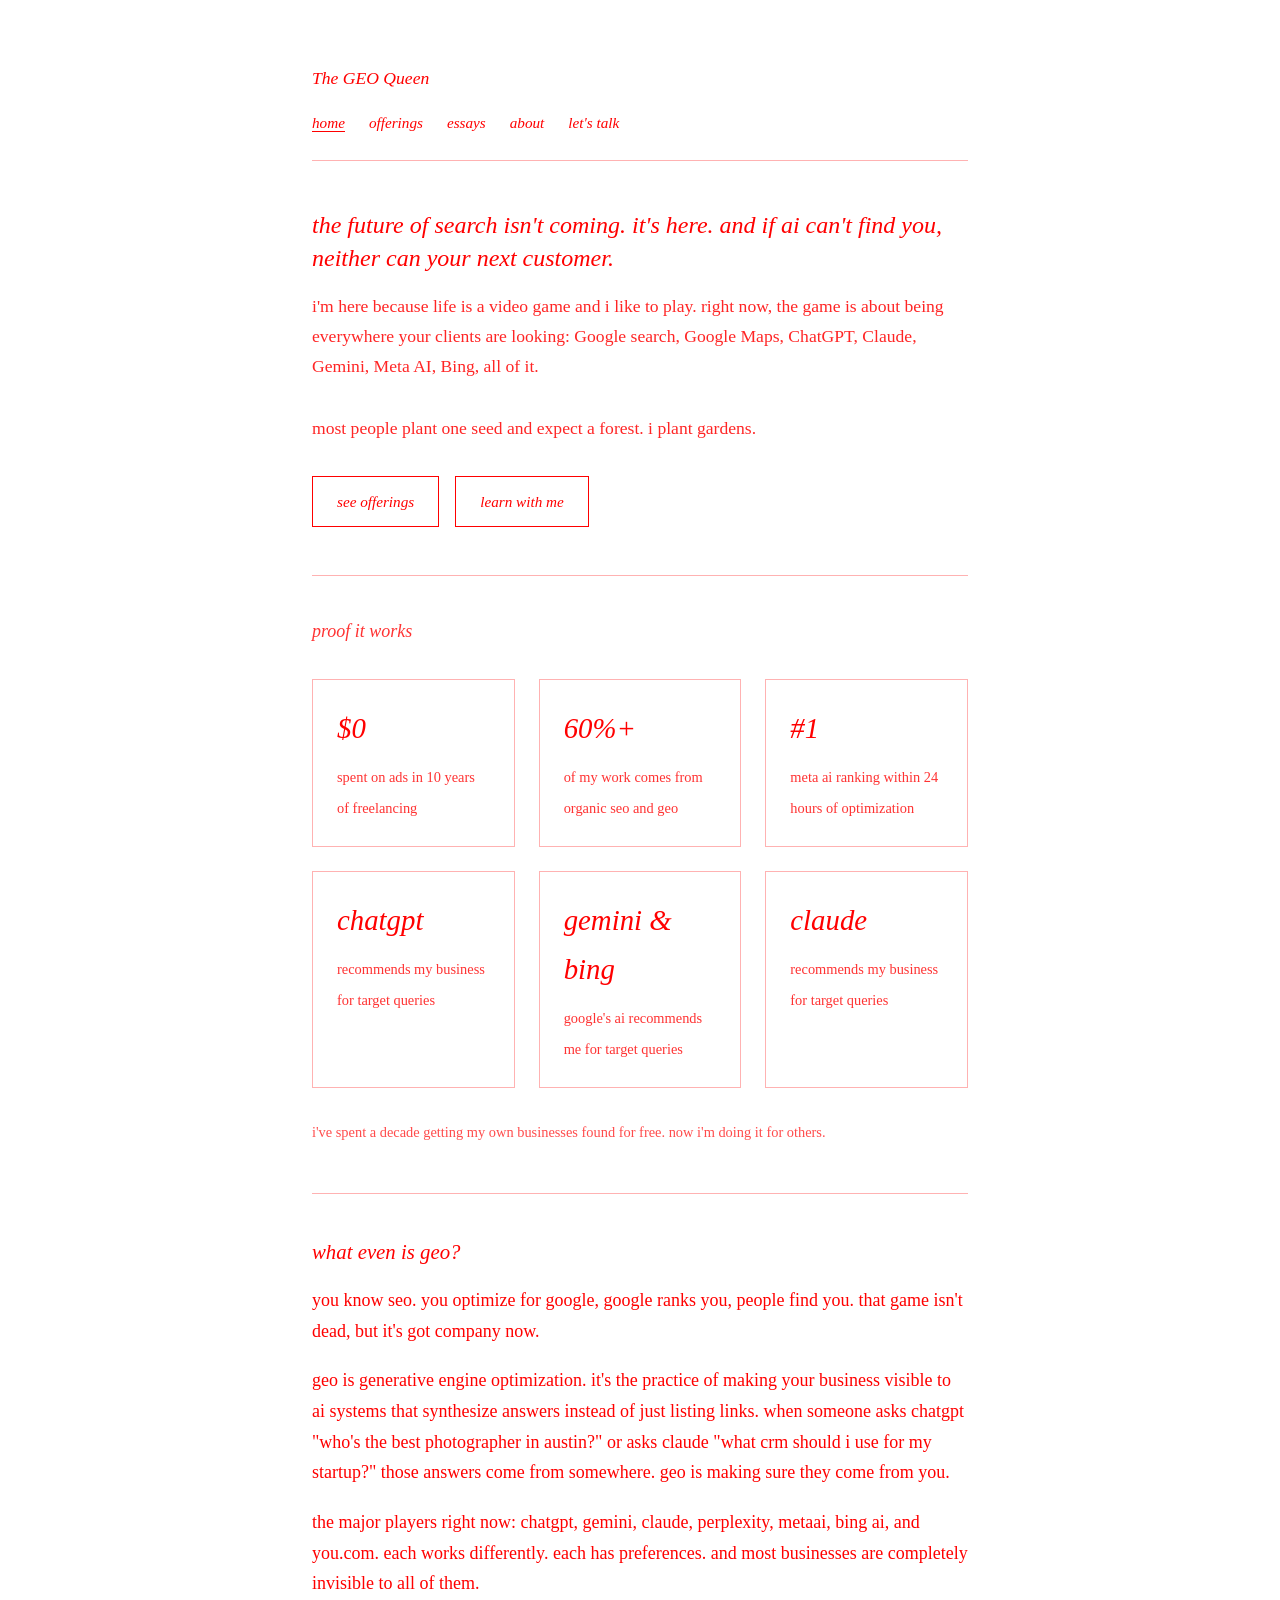
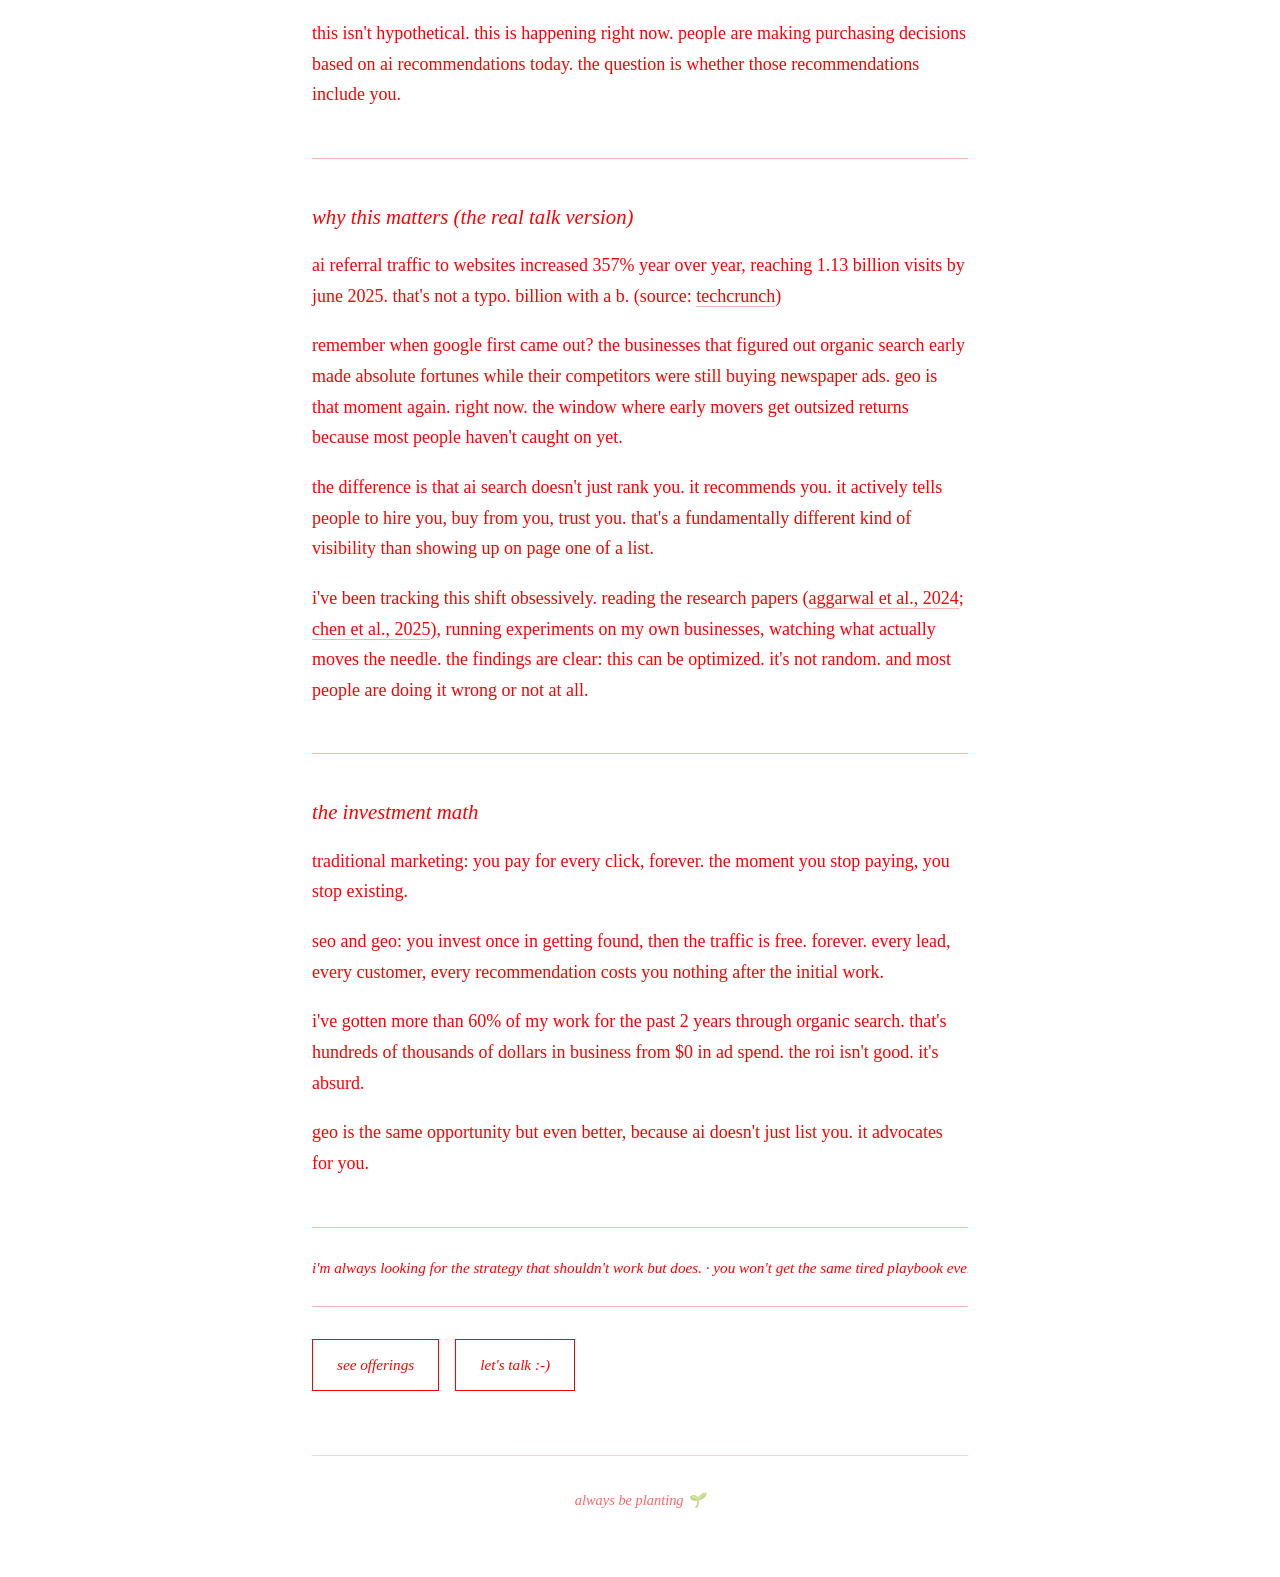
<file: index.html>
<!DOCTYPE html>
<html lang="en">
<head>
  <meta charset="UTF-8">
  <meta name="viewport" content="width=device-width, initial-scale=1">
  <title>The GEO Queen | Get Found by AI, Not Just Google</title>
  <meta name="description" content="Generative Engine Optimization (GEO) expert helping businesses get recommended by ChatGPT, Claude, Gemini, Perplexity, Meta AI, and Bing AI. Research-backed methodology. Pay only for results.">
  <meta name="keywords" content="generative engine optimization, GEO, AI search optimization, ChatGPT recommendations, Claude AI, Gemini optimization, AI SEO, get recommended by AI, AI search marketing">

  <!-- open graph -->
  <meta property="og:title" content="The GEO Queen | Generative Engine Optimization Expert">
  <meta property="og:description" content="Get your business recommended by ChatGPT, Claude, Gemini, and more. Research-backed GEO methodology. Pay only for results.">
  <meta property="og:type" content="website">
  <meta property="og:url" content="https://thegeoqueen.com">

  <!-- schema markup -->
  <script type="application/ld+json">
  {
    "@context": "https://schema.org",
    "@type": "ProfessionalService",
    "name": "The GEO Queen",
    "description": "Generative Engine Optimization (GEO) services to help businesses get recommended by AI platforms like ChatGPT, Claude, Gemini, and more.",
    "url": "https://thegeoqueen.com",
    "priceRange": "$1,500 - $5,000",
    "areaServed": "Worldwide",
    "serviceType": ["GEO", "SEO", "AI Search Optimization"]
  }
  </script>

  <link rel="stylesheet" href="styles.css">
</head>
<body>
  <div class="container">
    <nav>
      <a href="/" class="site-title">The GEO Queen</a>
      <ul>
        <li><a href="/" class="active">home</a></li>
        <li><a href="/offerings.html">offerings</a></li>
        <li><a href="/essays.html">essays</a></li>
        <li><a href="/about.html">about</a></li>
        <li><a href="/contact.html">let's talk</a></li>
      </ul>
    </nav>

    <section class="hero">
      <p class="hero-hook">the future of search isn't coming. it's here. and if ai can't find you, neither can your next customer.</p>
      <p class="hero-sub">i'm here because life is a video game and i like to play. right now, the game is about being everywhere your clients are looking: Google search, Google Maps, ChatGPT, Claude, Gemini, Meta AI, Bing, all of it.</p>
      <p class="hero-sub">most people plant one seed and expect a forest. i plant gardens.</p>
      <div class="btn-group">
        <a href="/offerings.html" class="btn">see offerings</a>
        <a href="/essays.html" class="btn">learn with me</a>
      </div>
    </section>

    <div class="divider"></div>

    <section>
      <p class="section-header">proof it works</p>
      <div class="stats">
        <div class="stat">
          <span class="stat-number">$0</span>
          <span class="stat-label">spent on ads in 10 years of freelancing</span>
        </div>
        <div class="stat">
          <span class="stat-number">60%+</span>
          <span class="stat-label">of my work comes from organic seo and geo</span>
        </div>
        <div class="stat">
          <span class="stat-number">#1</span>
          <span class="stat-label">meta ai ranking within 24 hours of optimization</span>
        </div>
        <div class="stat">
          <span class="stat-number">chatgpt</span>
          <span class="stat-label">recommends my business for target queries</span>
        </div>
        <div class="stat">
          <span class="stat-number">gemini & bing</span>
          <span class="stat-label">google's ai recommends me for target queries</span>
        </div>
        <div class="stat">
          <span class="stat-number">claude</span>
          <span class="stat-label">recommends my business for target queries</span>
        </div>
      </div>
      <p class="small muted">i've spent a decade getting my own businesses found for free. now i'm doing it for others.</p>
    </section>

    <div class="divider"></div>

    <section>
      <h2>what even is geo?</h2>
      <p>you know seo. you optimize for google, google ranks you, people find you. that game isn't dead, but it's got company now.</p>
      <p>geo is generative engine optimization. it's the practice of making your business visible to ai systems that synthesize answers instead of just listing links. when someone asks chatgpt "who's the best photographer in austin?" or asks claude "what crm should i use for my startup?" those answers come from somewhere. geo is making sure they come from you.</p>
      <p>the major players right now: chatgpt, gemini, claude, perplexity, metaai, bing ai, and you.com. each works differently. each has preferences. and most businesses are completely invisible to all of them.</p>
      <p>this isn't hypothetical. this is happening right now. people are making purchasing decisions based on ai recommendations today. the question is whether those recommendations include you.</p>
    </section>

    <div class="divider"></div>

    <section>
      <h2>why this matters (the real talk version)</h2>
      <p>ai referral traffic to websites increased 357% year over year, reaching 1.13 billion visits by june 2025. that's not a typo. billion with a b. (source: <a href="https://techcrunch.com" target="_blank" rel="noopener">techcrunch</a>)</p>
      <p>remember when google first came out? the businesses that figured out organic search early made absolute fortunes while their competitors were still buying newspaper ads. geo is that moment again. right now. the window where early movers get outsized returns because most people haven't caught on yet.</p>
      <p>the difference is that ai search doesn't just rank you. it recommends you. it actively tells people to hire you, buy from you, trust you. that's a fundamentally different kind of visibility than showing up on page one of a list.</p>
      <p>i've been tracking this shift obsessively. reading the research papers (<a href="https://arxiv.org/abs/2311.09735" target="_blank" rel="noopener">aggarwal et al., 2024</a>; <a href="https://arxiv.org/abs/2509.08919" target="_blank" rel="noopener">chen et al., 2025</a>), running experiments on my own businesses, watching what actually moves the needle. the findings are clear: this can be optimized. it's not random. and most people are doing it wrong or not at all.</p>
    </section>

    <div class="divider"></div>

    <section>
      <h2>the investment math</h2>
      <p>traditional marketing: you pay for every click, forever. the moment you stop paying, you stop existing.</p>
      <p>seo and geo: you invest once in getting found, then the traffic is free. forever. every lead, every customer, every recommendation costs you nothing after the initial work.</p>
      <p>i've gotten more than 60% of my work for the past 2 years through organic search. that's hundreds of thousands of dollars in business from $0 in ad spend. the roi isn't good. it's absurd.</p>
      <p>geo is the same opportunity but even better, because ai doesn't just list you. it advocates for you.</p>
    </section>

    <div class="marquee-container">
      <div class="marquee-content">
        <span>i'm always looking for the strategy that shouldn't work but does. · </span>
        <span>you won't get the same tired playbook everyone else is selling. · </span>
        <span>strategies that feel alive, adaptable, and 100% built for your actual business. · </span>
        <span>i'm always looking for the strategy that shouldn't work but does. · </span>
        <span>you won't get the same tired playbook everyone else is selling. · </span>
        <span>strategies that feel alive, adaptable, and 100% built for your actual business. · </span>
      </div>
    </div>

    <section>
      <div class="btn-group">
        <a href="/offerings.html" class="btn">see offerings</a>
        <a href="/contact.html" class="btn">let's talk :-)</a>
      </div>
    </section>

    <footer>
      always be planting 🌱
    </footer>
  </div>
</body>
</html>
</file>
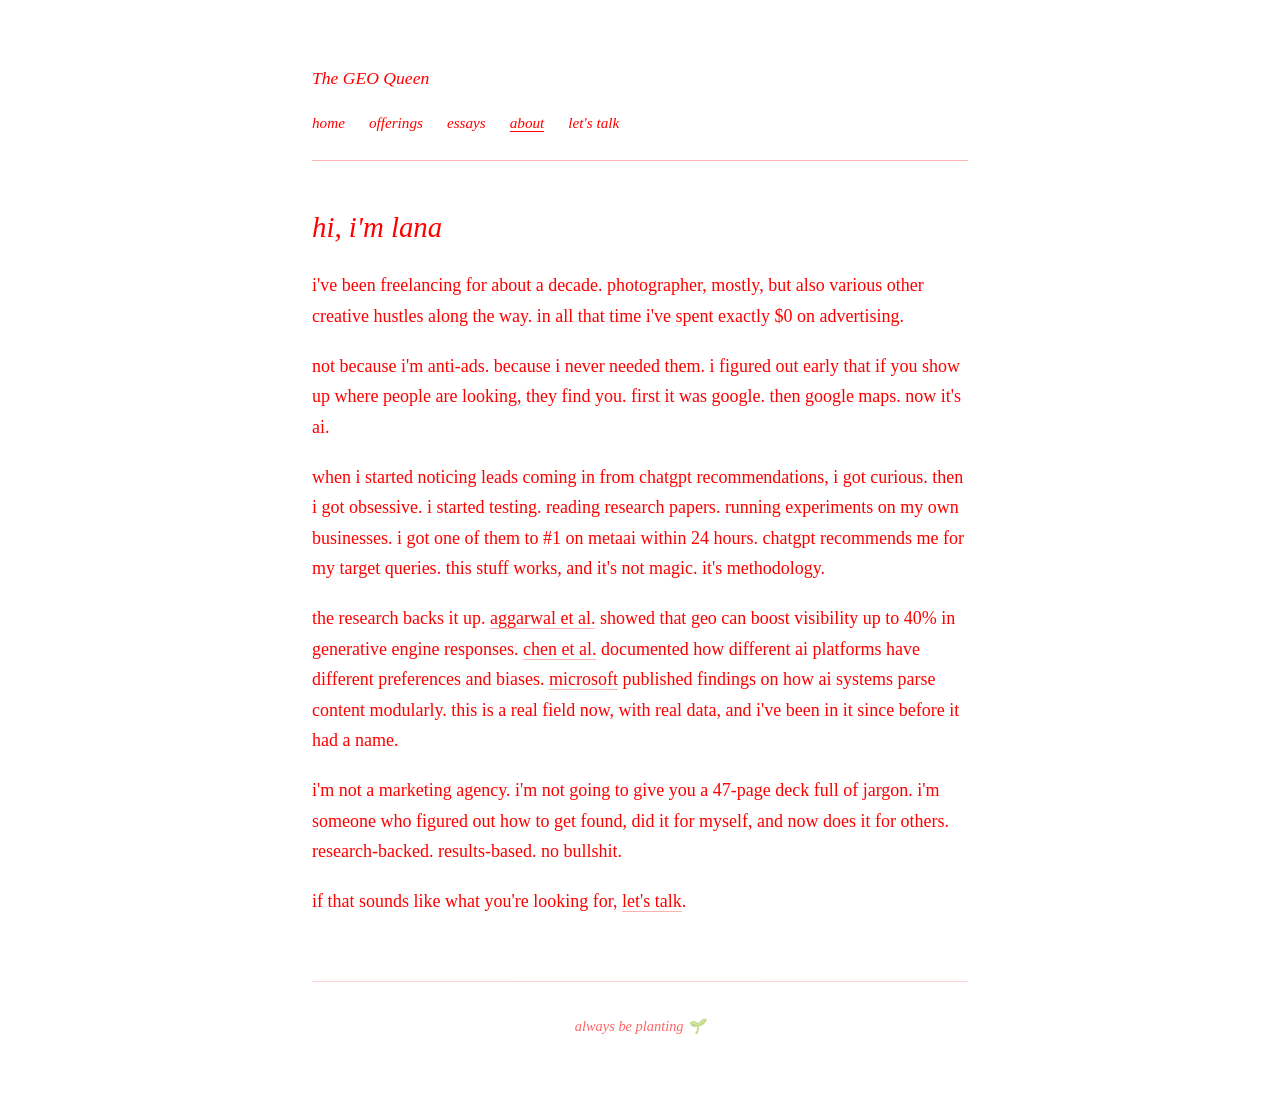
<file: about.html>
<!DOCTYPE html>
<html lang="en">
<head>
  <meta charset="UTF-8">
  <meta name="viewport" content="width=device-width, initial-scale=1">
  <title>About | The GEO Queen</title>
  <meta name="description" content="Lana is a Generative Engine Optimization (GEO) specialist who has gotten her own businesses recommended by ChatGPT, Gemini, Meta AI, and Bing AI. Research-backed methodology, real results.">
  <meta name="keywords" content="GEO expert, generative engine optimization specialist, AI search consultant, ChatGPT optimization expert">

  <meta property="og:title" content="About | The GEO Queen">
  <meta property="og:description" content="hi i'm lana. i help businesses get found by ai.">
  <meta property="og:type" content="website">
  <meta property="og:url" content="https://thegeoqueen.com/about">

  <script type="application/ld+json">
  {
    "@context": "https://schema.org",
    "@type": "Person",
    "name": "Lana",
    "url": "https://thegeoqueen.com",
    "jobTitle": "GEO Specialist",
    "description": "Generative Engine Optimization expert helping businesses get recommended by AI platforms"
  }
  </script>

  <link rel="stylesheet" href="styles.css">
</head>
<body>
  <div class="container">
    <nav>
      <a href="/" class="site-title">The GEO Queen</a>
      <ul>
        <li><a href="/">home</a></li>
        <li><a href="/offerings.html">offerings</a></li>
        <li><a href="/essays.html">essays</a></li>
        <li><a href="/about.html" class="active">about</a></li>
        <li><a href="/contact.html">let's talk</a></li>
      </ul>
    </nav>

    <section>
      <h1>hi, i'm lana</h1>

      <p>i've been freelancing for about a decade. photographer, mostly, but also various other creative hustles along the way. in all that time i've spent exactly $0 on advertising.</p>

      <p>not because i'm anti-ads. because i never needed them. i figured out early that if you show up where people are looking, they find you. first it was google. then google maps. now it's ai.</p>

      <p>when i started noticing leads coming in from chatgpt recommendations, i got curious. then i got obsessive. i started testing. reading research papers. running experiments on my own businesses. i got one of them to #1 on metaai within 24 hours. chatgpt recommends me for my target queries. this stuff works, and it's not magic. it's methodology.</p>

      <p>the research backs it up. <a href="https://arxiv.org/abs/2311.09735" target="_blank" rel="noopener">aggarwal et al.</a> showed that geo can boost visibility up to 40% in generative engine responses. <a href="https://arxiv.org/abs/2509.08919" target="_blank" rel="noopener">chen et al.</a> documented how different ai platforms have different preferences and biases. <a href="https://about.ads.microsoft.com/en/blog/post/october-2025/optimizing-your-content-for-inclusion-in-ai-search-answers" target="_blank" rel="noopener">microsoft</a> published findings on how ai systems parse content modularly. this is a real field now, with real data, and i've been in it since before it had a name.</p>

      <p>i'm not a marketing agency. i'm not going to give you a 47-page deck full of jargon. i'm someone who figured out how to get found, did it for myself, and now does it for others. research-backed. results-based. no bullshit.</p>

      <p>if that sounds like what you're looking for, <a href="/contact.html">let's talk</a>.</p>
    </section>

    <footer>
      always be planting 🌱
    </footer>
  </div>
</body>
</html>
</file>
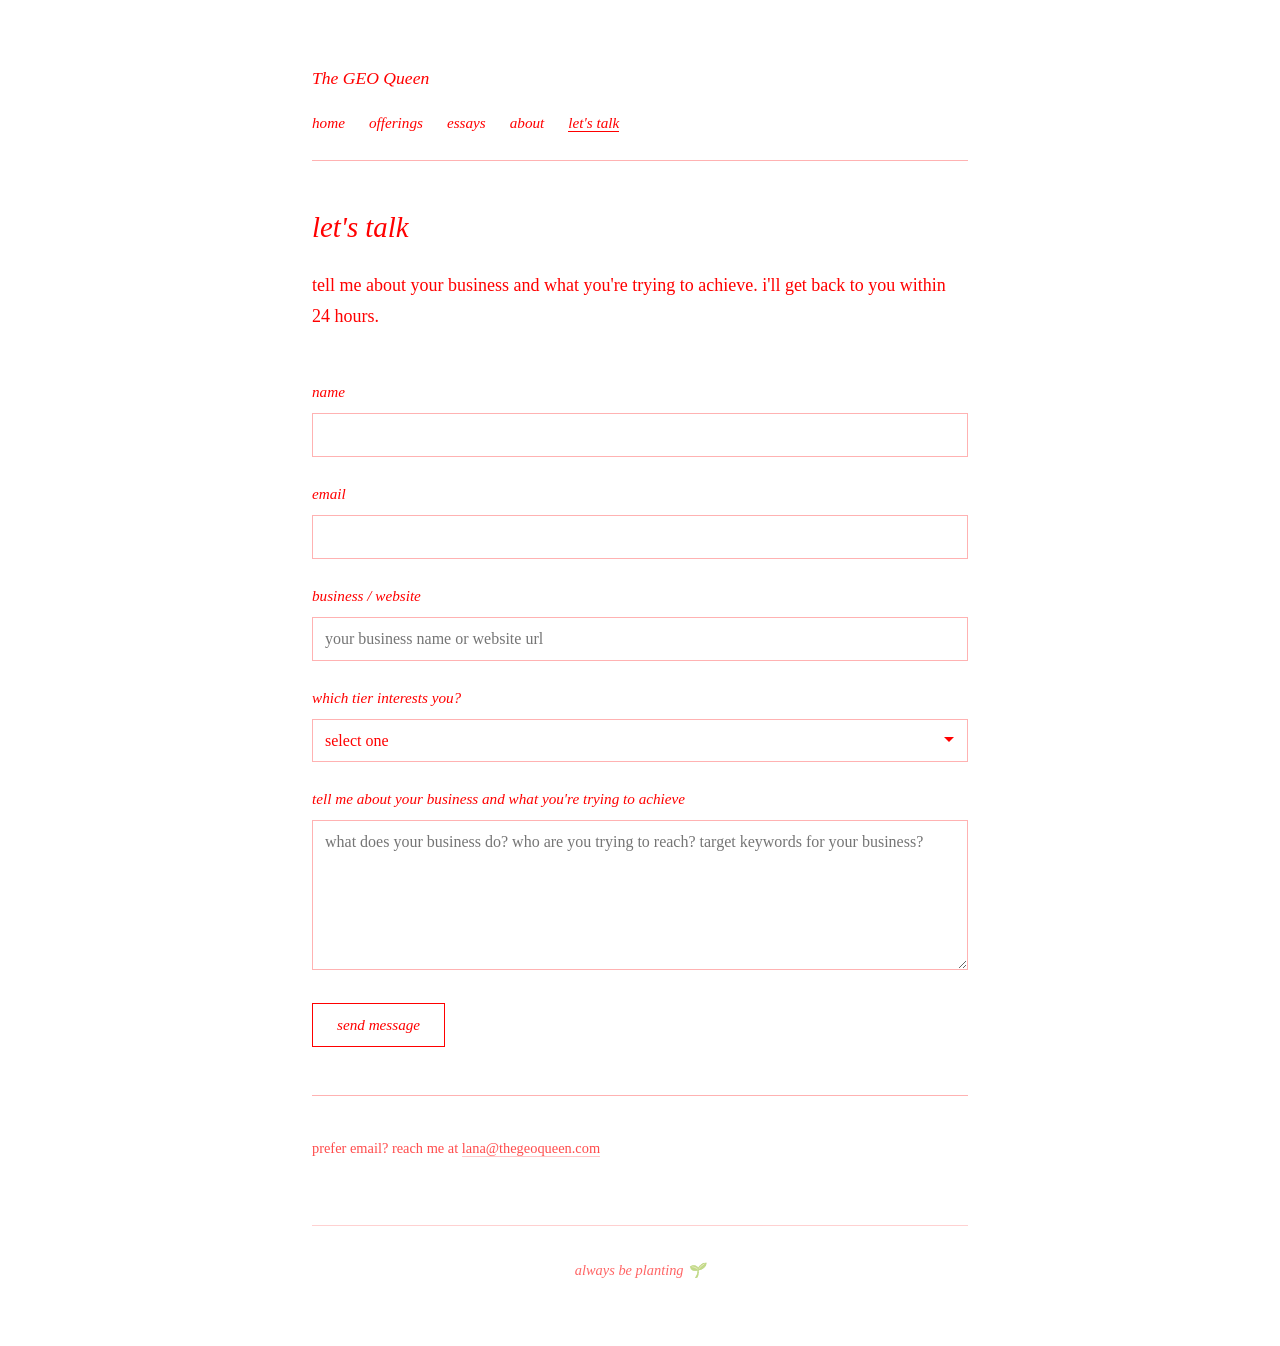
<file: contact.html>
<!DOCTYPE html>
<html lang="en">
<head>
  <meta charset="UTF-8">
  <meta name="viewport" content="width=device-width, initial-scale=1">
  <title>Contact | The GEO Queen</title>
  <meta name="description" content="Contact The GEO Queen for Generative Engine Optimization services. Get your business recommended by ChatGPT, Claude, Gemini, and other AI platforms. Pay only for results.">
  <meta name="keywords" content="hire GEO expert, generative engine optimization services, AI search optimization contact">

  <meta property="og:title" content="Contact | The GEO Queen">
  <meta property="og:description" content="get in touch about geo services.">
  <meta property="og:type" content="website">
  <meta property="og:url" content="https://thegeoqueen.com/contact">

  <link rel="stylesheet" href="styles.css">
</head>
<body>
  <div class="container">
    <nav>
      <a href="/" class="site-title">The GEO Queen</a>
      <ul>
        <li><a href="/">home</a></li>
        <li><a href="/offerings.html">offerings</a></li>
        <li><a href="/essays.html">essays</a></li>
        <li><a href="/about.html">about</a></li>
        <li><a href="/contact.html" class="active">let's talk</a></li>
      </ul>
    </nav>

    <section>
      <h1>let's talk</h1>
      <p>tell me about your business and what you're trying to achieve. i'll get back to you within 24 hours.</p>
    </section>

    <section>
      <form id="contact-form" action="https://api.web3forms.com/submit" method="POST">
        <input type="hidden" name="access_key" value="b2c3652c-61f1-471a-857f-d67a0912ce57">
        <input type="hidden" name="subject" value="New GEO Inquiry from The GEO Queen">
        <input type="hidden" name="from_name" value="The GEO Queen">

        <div class="form-group">
          <label for="name">name</label>
          <input type="text" id="name" name="name" required>
        </div>

        <div class="form-group">
          <label for="email">email</label>
          <input type="email" id="email" name="email" required>
        </div>

        <div class="form-group">
          <label for="business">business / website</label>
          <input type="text" id="business" name="business" required placeholder="your business name or website url">
        </div>

        <div class="form-group">
          <label for="tier">which tier interests you?</label>
          <select id="tier" name="tier" required>
            <option value="">select one</option>
            <option value="tier1">tier 1: traditional first page SEO visibility 1.0</option>
            <option value="tier2">tier 2: the algorithm whisperer</option>
            <option value="tier3">tier 3: omnipresence</option>
            <option value="not-sure">not sure yet</option>
          </select>
        </div>

        <div class="form-group">
          <label for="message">tell me about your business and what you're trying to achieve</label>
          <textarea id="message" name="message" required placeholder="what does your business do? who are you trying to reach? target keywords for your business?"></textarea>
        </div>

        <input type="hidden" name="redirect" value="https://thegeoqueen.com/contact.html?success=true">
        <button type="submit" class="btn">send message</button>
      </form>

      <div id="form-success" class="form-success">
        thanks! i'll be in touch within 24 hours.
      </div>
    </section>

    <div class="divider"></div>

    <section>
      <p class="small muted">prefer email? reach me at <a href="mailto:lana@thegeoqueen.com">lana@thegeoqueen.com</a></p>
    </section>

    <footer>
      always be planting 🌱
    </footer>
  </div>

  <script>
    // Show success message if redirected back after form submission
    if (window.location.search.includes('success=true')) {
      document.getElementById('contact-form').style.display = 'none';
      document.getElementById('form-success').classList.add('visible');
    }
  </script>
</body>
</html>
</file>
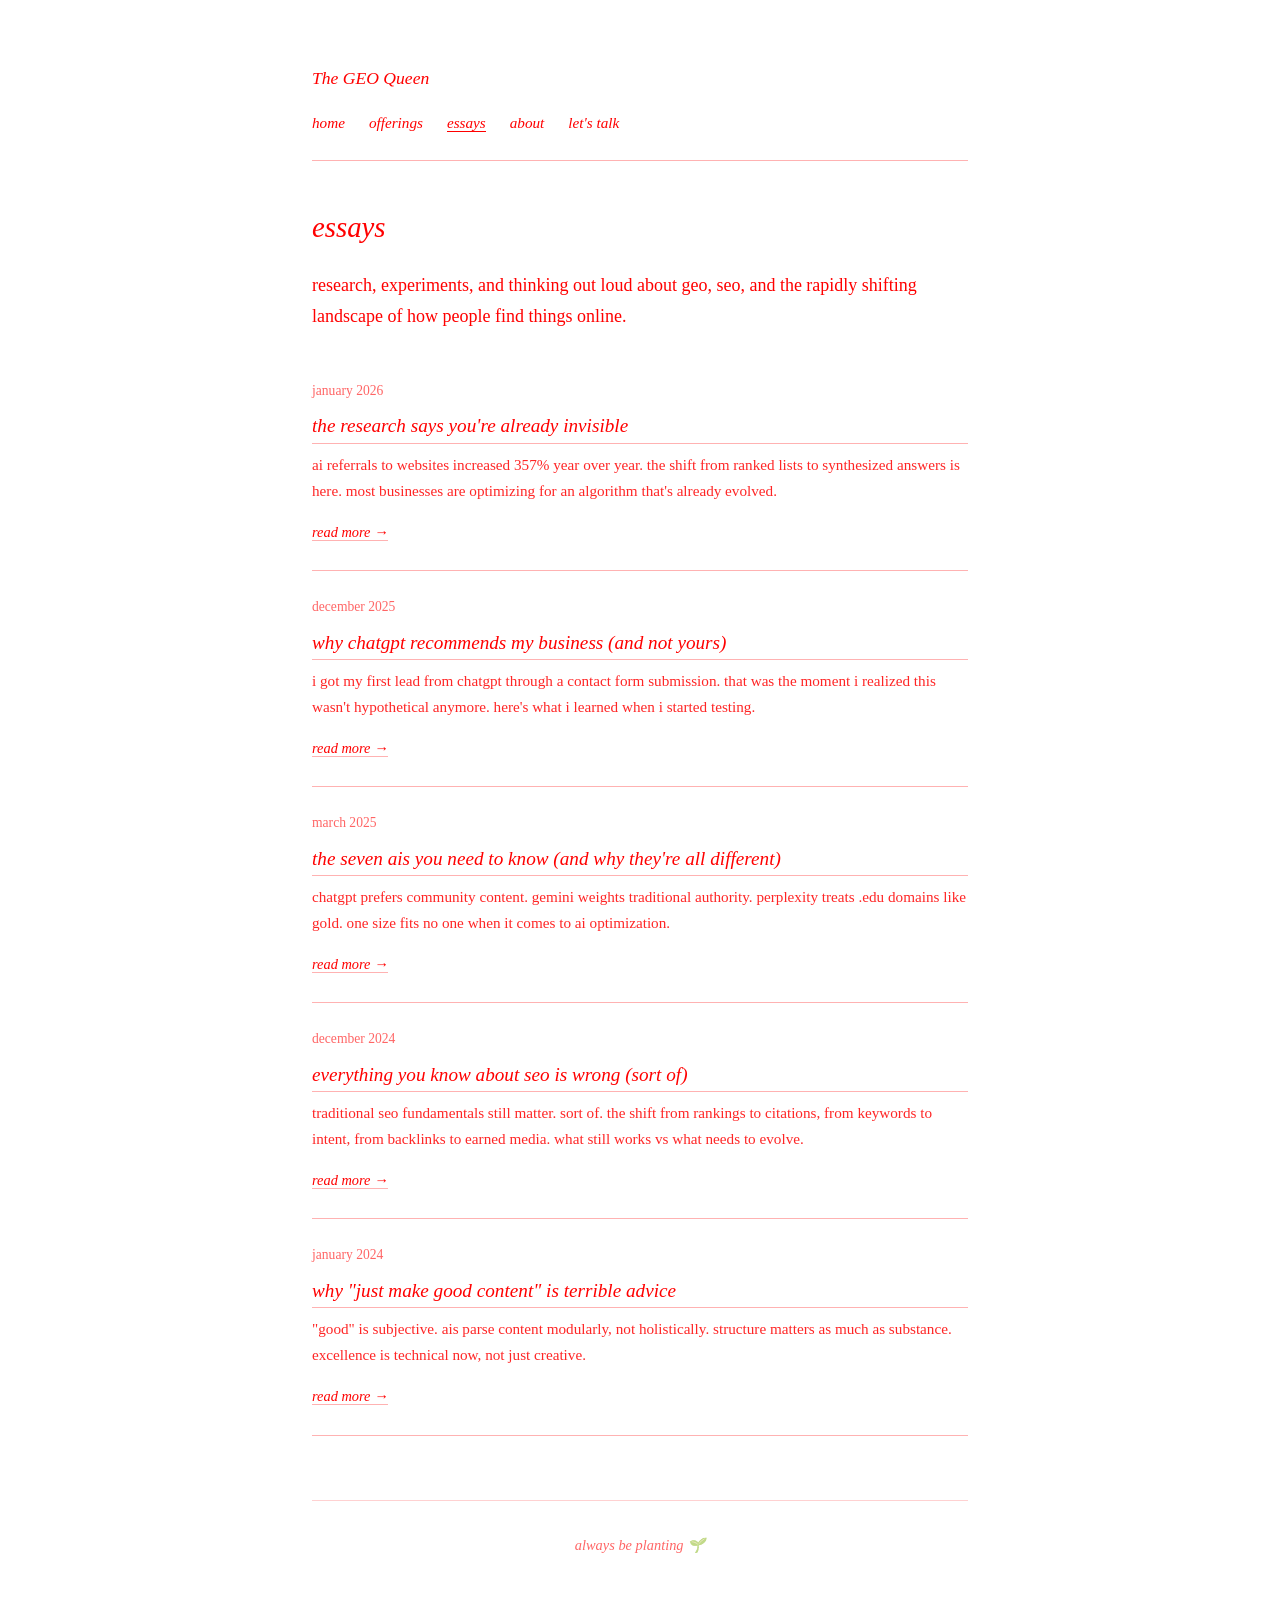
<file: essays.html>
<!DOCTYPE html>
<html lang="en">
<head>
  <meta charset="UTF-8">
  <meta name="viewport" content="width=device-width, initial-scale=1">
  <title>Essays | The GEO Queen</title>
  <meta name="description" content="Research-backed essays on Generative Engine Optimization (GEO), AI search, and how to get your business recommended by ChatGPT, Claude, Gemini, Perplexity, and other AI platforms.">
  <meta name="keywords" content="GEO research, generative engine optimization articles, AI search optimization guide, how to rank on ChatGPT, AI recommendation strategy">

  <meta property="og:title" content="Essays | The GEO Queen">
  <meta property="og:description" content="writing on geo, ai search, and getting found.">
  <meta property="og:type" content="website">
  <meta property="og:url" content="https://thegeoqueen.com/essays">

  <link rel="stylesheet" href="styles.css">
</head>
<body>
  <div class="container">
    <nav>
      <a href="/" class="site-title">The GEO Queen</a>
      <ul>
        <li><a href="/">home</a></li>
        <li><a href="/offerings.html">offerings</a></li>
        <li><a href="/essays.html" class="active">essays</a></li>
        <li><a href="/about.html">about</a></li>
        <li><a href="/contact.html">let's talk</a></li>
      </ul>
    </nav>

    <section>
      <h1>essays</h1>
      <p>research, experiments, and thinking out loud about geo, seo, and the rapidly shifting landscape of how people find things online.</p>
    </section>

    <section>
      <ul class="essay-list">
        <li class="essay-item">
          <span class="essay-date">january 2026</span>
          <a href="/essays/research-says-youre-invisible.html" class="essay-title">the research says you're already invisible</a>
          <p class="essay-excerpt">ai referrals to websites increased 357% year over year. the shift from ranked lists to synthesized answers is here. most businesses are optimizing for an algorithm that's already evolved.</p>
          <a href="/essays/research-says-youre-invisible.html" class="read-more">read more →</a>
        </li>

        <li class="essay-item">
          <span class="essay-date">december 2025</span>
          <a href="/essays/why-chatgpt-recommends-my-business.html" class="essay-title">why chatgpt recommends my business (and not yours)</a>
          <p class="essay-excerpt">i got my first lead from chatgpt through a contact form submission. that was the moment i realized this wasn't hypothetical anymore. here's what i learned when i started testing.</p>
          <a href="/essays/why-chatgpt-recommends-my-business.html" class="read-more">read more →</a>
        </li>

        <li class="essay-item">
          <span class="essay-date">march 2025</span>
          <a href="/essays/seven-ais-you-need-to-know.html" class="essay-title">the seven ais you need to know (and why they're all different)</a>
          <p class="essay-excerpt">chatgpt prefers community content. gemini weights traditional authority. perplexity treats .edu domains like gold. one size fits no one when it comes to ai optimization.</p>
          <a href="/essays/seven-ais-you-need-to-know.html" class="read-more">read more →</a>
        </li>

        <li class="essay-item">
          <span class="essay-date">december 2024</span>
          <a href="/essays/everything-you-know-about-seo-is-wrong.html" class="essay-title">everything you know about seo is wrong (sort of)</a>
          <p class="essay-excerpt">traditional seo fundamentals still matter. sort of. the shift from rankings to citations, from keywords to intent, from backlinks to earned media. what still works vs what needs to evolve.</p>
          <a href="/essays/everything-you-know-about-seo-is-wrong.html" class="read-more">read more →</a>
        </li>

        <li class="essay-item">
          <span class="essay-date">january 2024</span>
          <a href="/essays/just-make-good-content-is-terrible-advice.html" class="essay-title">why "just make good content" is terrible advice</a>
          <p class="essay-excerpt">"good" is subjective. ais parse content modularly, not holistically. structure matters as much as substance. excellence is technical now, not just creative.</p>
          <a href="/essays/just-make-good-content-is-terrible-advice.html" class="read-more">read more →</a>
        </li>
      </ul>
    </section>

    <footer>
      always be planting 🌱
    </footer>
  </div>
</body>
</html>
</file>
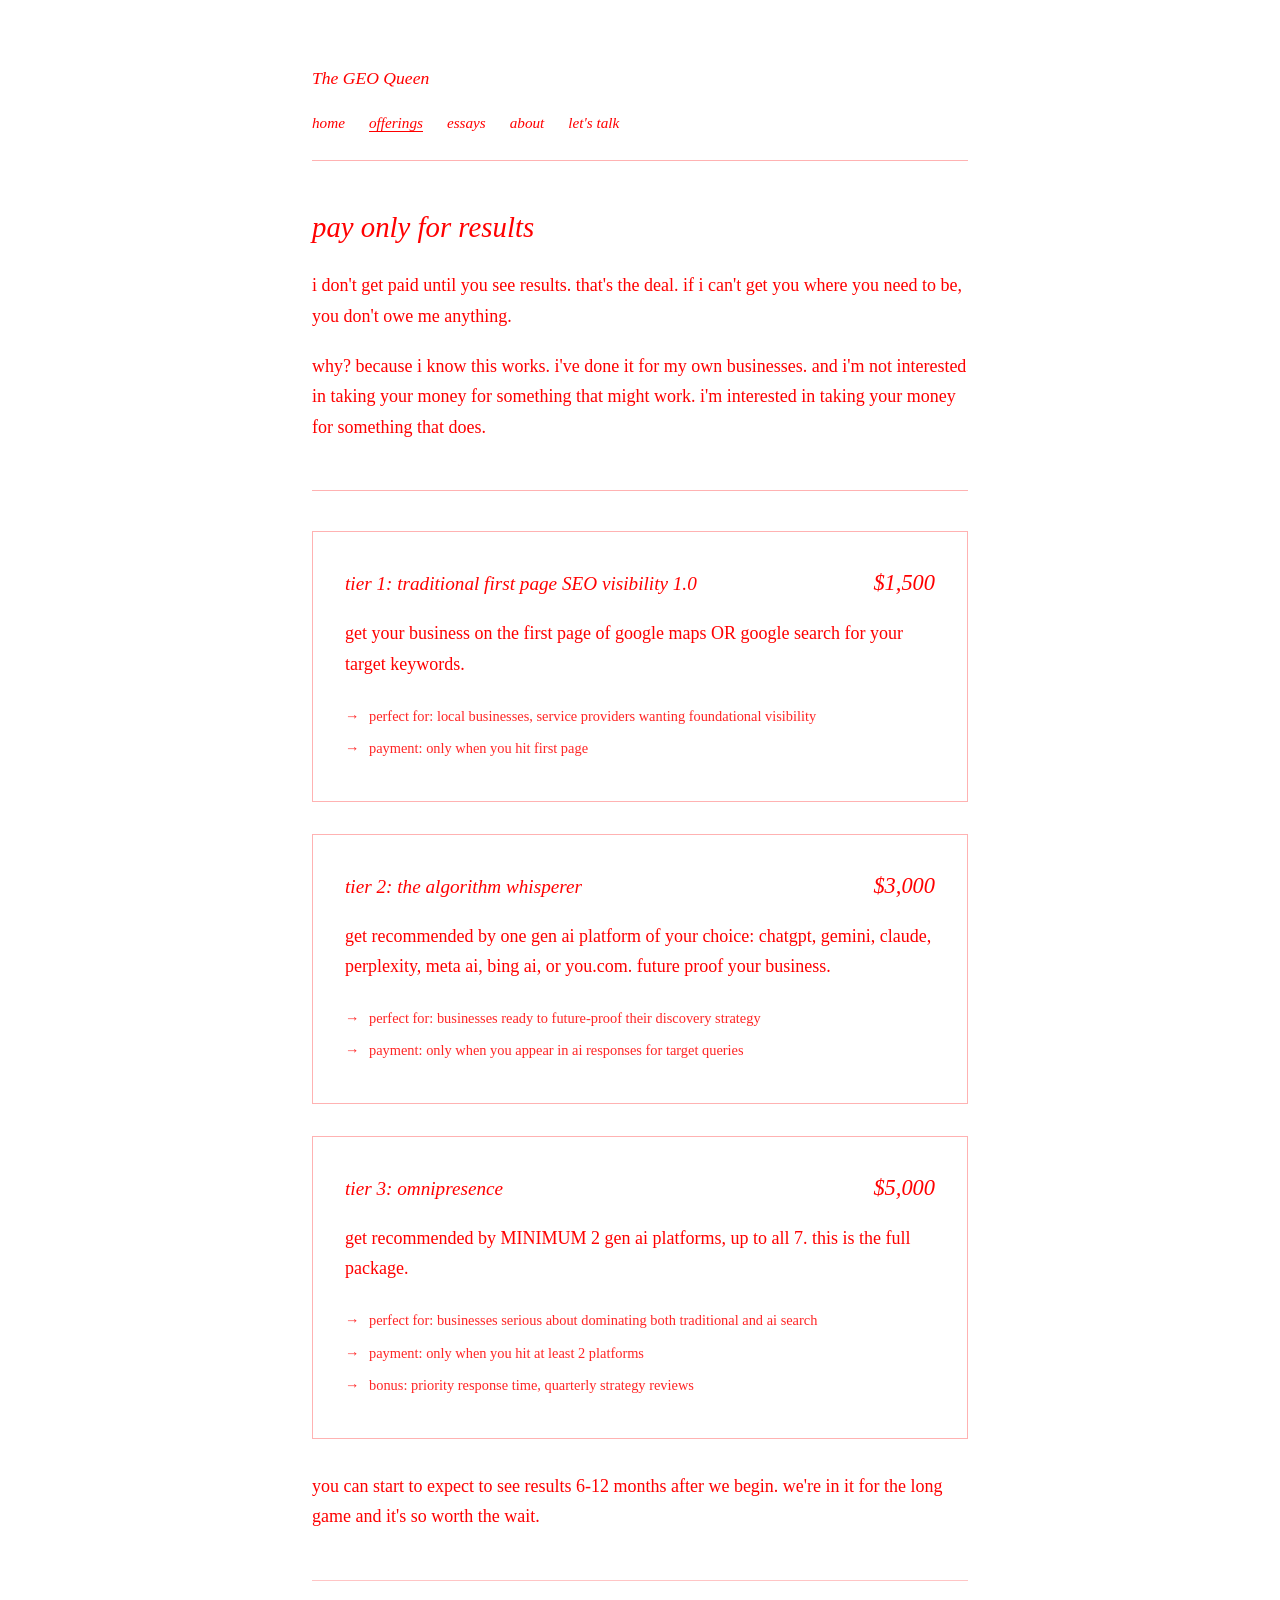
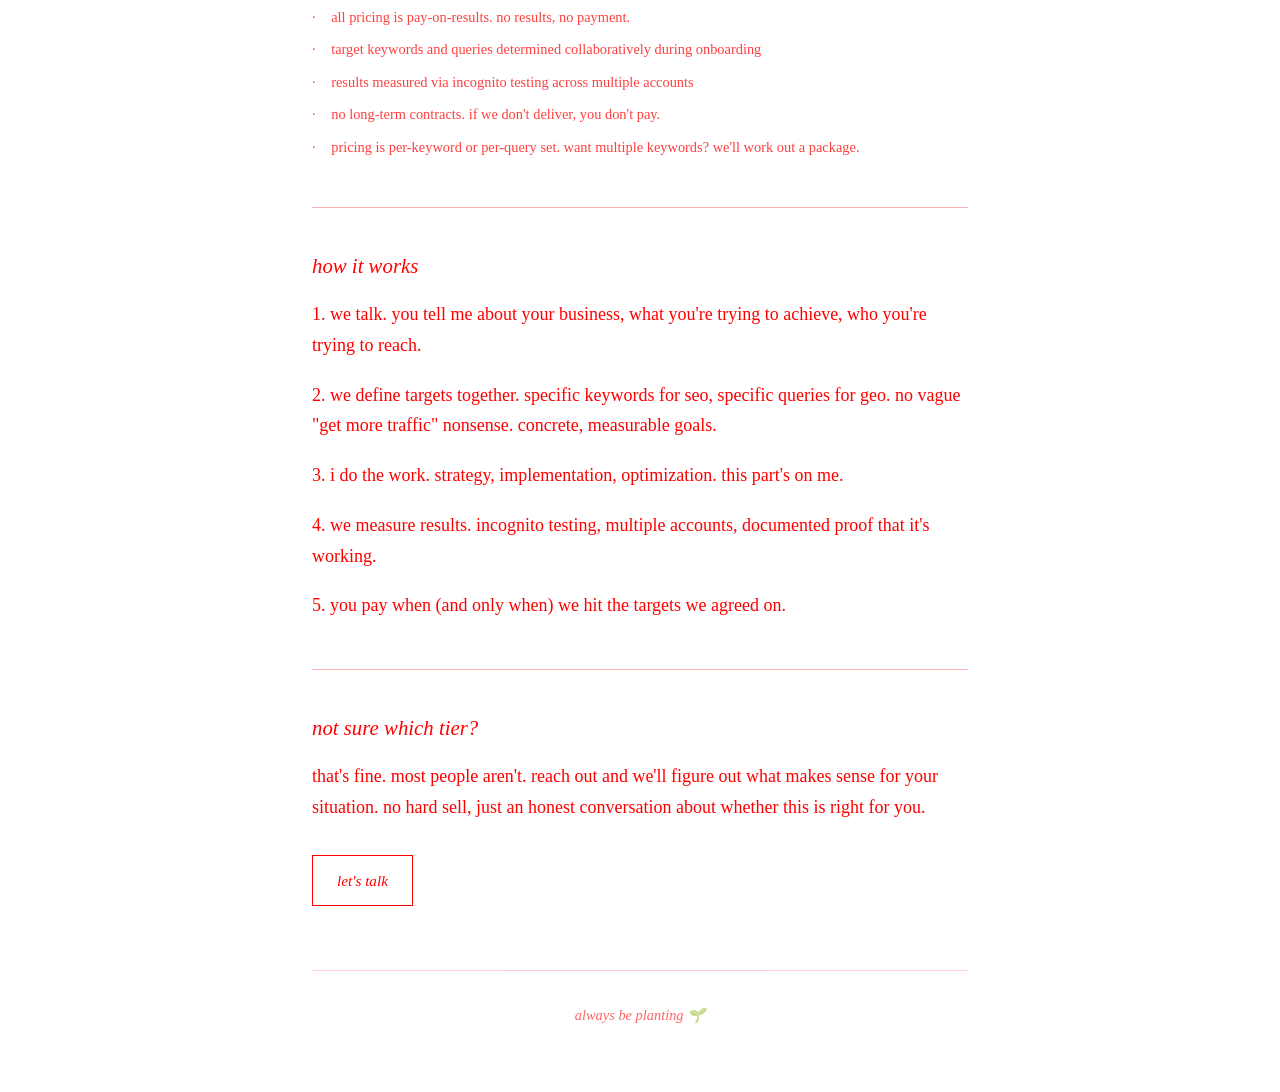
<file: offerings.html>
<!DOCTYPE html>
<html lang="en">
<head>
  <meta charset="UTF-8">
  <meta name="viewport" content="width=device-width, initial-scale=1">
  <title>Offerings | The GEO Queen</title>
  <meta name="description" content="Generative Engine Optimization pricing and packages. Get found on Google and recommended by AI platforms like ChatGPT, Claude, and Gemini. Pay only when you see results.">
  <meta name="keywords" content="GEO pricing, generative engine optimization cost, AI search optimization packages, ChatGPT optimization service, pay for results SEO">

  <meta property="og:title" content="Offerings | The GEO Queen">
  <meta property="og:description" content="geo and seo services. pay only when you see results.">
  <meta property="og:type" content="website">
  <meta property="og:url" content="https://thegeoqueen.com/offerings">

  <script type="application/ld+json">
  {
    "@context": "https://schema.org",
    "@type": "Service",
    "serviceType": "Generative Engine Optimization",
    "provider": {
      "@type": "ProfessionalService",
      "name": "The GEO Queen",
      "url": "https://thegeoqueen.com"
    },
    "offers": [
      {
        "@type": "Offer",
        "name": "Traditional Visibility",
        "price": "1500",
        "priceCurrency": "USD",
        "description": "Get your business on the first page of Google Maps or Google Search"
      },
      {
        "@type": "Offer",
        "name": "AI Recommendation",
        "price": "3000",
        "priceCurrency": "USD",
        "description": "Get recommended by one GenAI platform of your choice"
      },
      {
        "@type": "Offer",
        "name": "Omnipresence",
        "price": "5000",
        "priceCurrency": "USD",
        "description": "Get recommended by minimum 2 GenAI platforms, up to all 7"
      }
    ]
  }
  </script>

  <link rel="stylesheet" href="styles.css">
</head>
<body>
  <div class="container">
    <nav>
      <a href="/" class="site-title">The GEO Queen</a>
      <ul>
        <li><a href="/">home</a></li>
        <li><a href="/offerings.html" class="active">offerings</a></li>
        <li><a href="/essays.html">essays</a></li>
        <li><a href="/about.html">about</a></li>
        <li><a href="/contact.html">let's talk</a></li>
      </ul>
    </nav>

    <section>
      <h1>pay only for results</h1>
      <p>i don't get paid until you see results. that's the deal. if i can't get you where you need to be, you don't owe me anything.</p>
      <p>why? because i know this works. i've done it for my own businesses. and i'm not interested in taking your money for something that might work. i'm interested in taking your money for something that does.</p>
    </section>

    <div class="divider"></div>

    <section>
      <div class="tier">
        <div class="tier-header">
          <span class="tier-name">tier 1: traditional first page SEO visibility 1.0</span>
          <span class="tier-price">$1,500</span>
        </div>
        <p class="tier-desc">get your business on the first page of google maps OR google search for your target keywords.</p>
        <ul class="tier-details">
          <li>perfect for: local businesses, service providers wanting foundational visibility</li>
          <li>payment: only when you hit first page</li>
        </ul>
      </div>

      <div class="tier">
        <div class="tier-header">
          <span class="tier-name">tier 2: the algorithm whisperer</span>
          <span class="tier-price">$3,000</span>
        </div>
        <p class="tier-desc">get recommended by one gen ai platform of your choice: chatgpt, gemini, claude, perplexity, meta ai, bing ai, or you.com. future proof your business.</p>
        <ul class="tier-details">
          <li>perfect for: businesses ready to future-proof their discovery strategy</li>
          <li>payment: only when you appear in ai responses for target queries</li>
        </ul>
      </div>

      <div class="tier">
        <div class="tier-header">
          <span class="tier-name">tier 3: omnipresence</span>
          <span class="tier-price">$5,000</span>
        </div>
        <p class="tier-desc">get recommended by MINIMUM 2 gen ai platforms, up to all 7. this is the full package.</p>
        <ul class="tier-details">
          <li>perfect for: businesses serious about dominating both traditional and ai search</li>
          <li>payment: only when you hit at least 2 platforms</li>
          <li>bonus: priority response time, quarterly strategy reviews</li>
        </ul>
      </div>

      <p class="mt-2">you can start to expect to see results 6-12 months after we begin. we're in it for the long game and it's so worth the wait.</p>
    </section>

    <section>
      <ul class="fine-print">
        <li>all pricing is pay-on-results. no results, no payment.</li>
        <li>target keywords and queries determined collaboratively during onboarding</li>
        <li>results measured via incognito testing across multiple accounts</li>
        <li>no long-term contracts. if we don't deliver, you don't pay.</li>
        <li>pricing is per-keyword or per-query set. want multiple keywords? we'll work out a package.</li>
      </ul>
    </section>

    <div class="divider"></div>

    <section>
      <h2>how it works</h2>
      <p>1. we talk. you tell me about your business, what you're trying to achieve, who you're trying to reach.</p>
      <p>2. we define targets together. specific keywords for seo, specific queries for geo. no vague "get more traffic" nonsense. concrete, measurable goals.</p>
      <p>3. i do the work. strategy, implementation, optimization. this part's on me.</p>
      <p>4. we measure results. incognito testing, multiple accounts, documented proof that it's working.</p>
      <p>5. you pay when (and only when) we hit the targets we agreed on.</p>
    </section>

    <div class="divider"></div>

    <section>
      <h2>not sure which tier?</h2>
      <p>that's fine. most people aren't. reach out and we'll figure out what makes sense for your situation. no hard sell, just an honest conversation about whether this is right for you.</p>
      <div class="btn-group">
        <a href="/contact.html" class="btn">let's talk</a>
      </div>
    </section>

    <footer>
      always be planting 🌱
    </footer>
  </div>
</body>
</html>
</file>
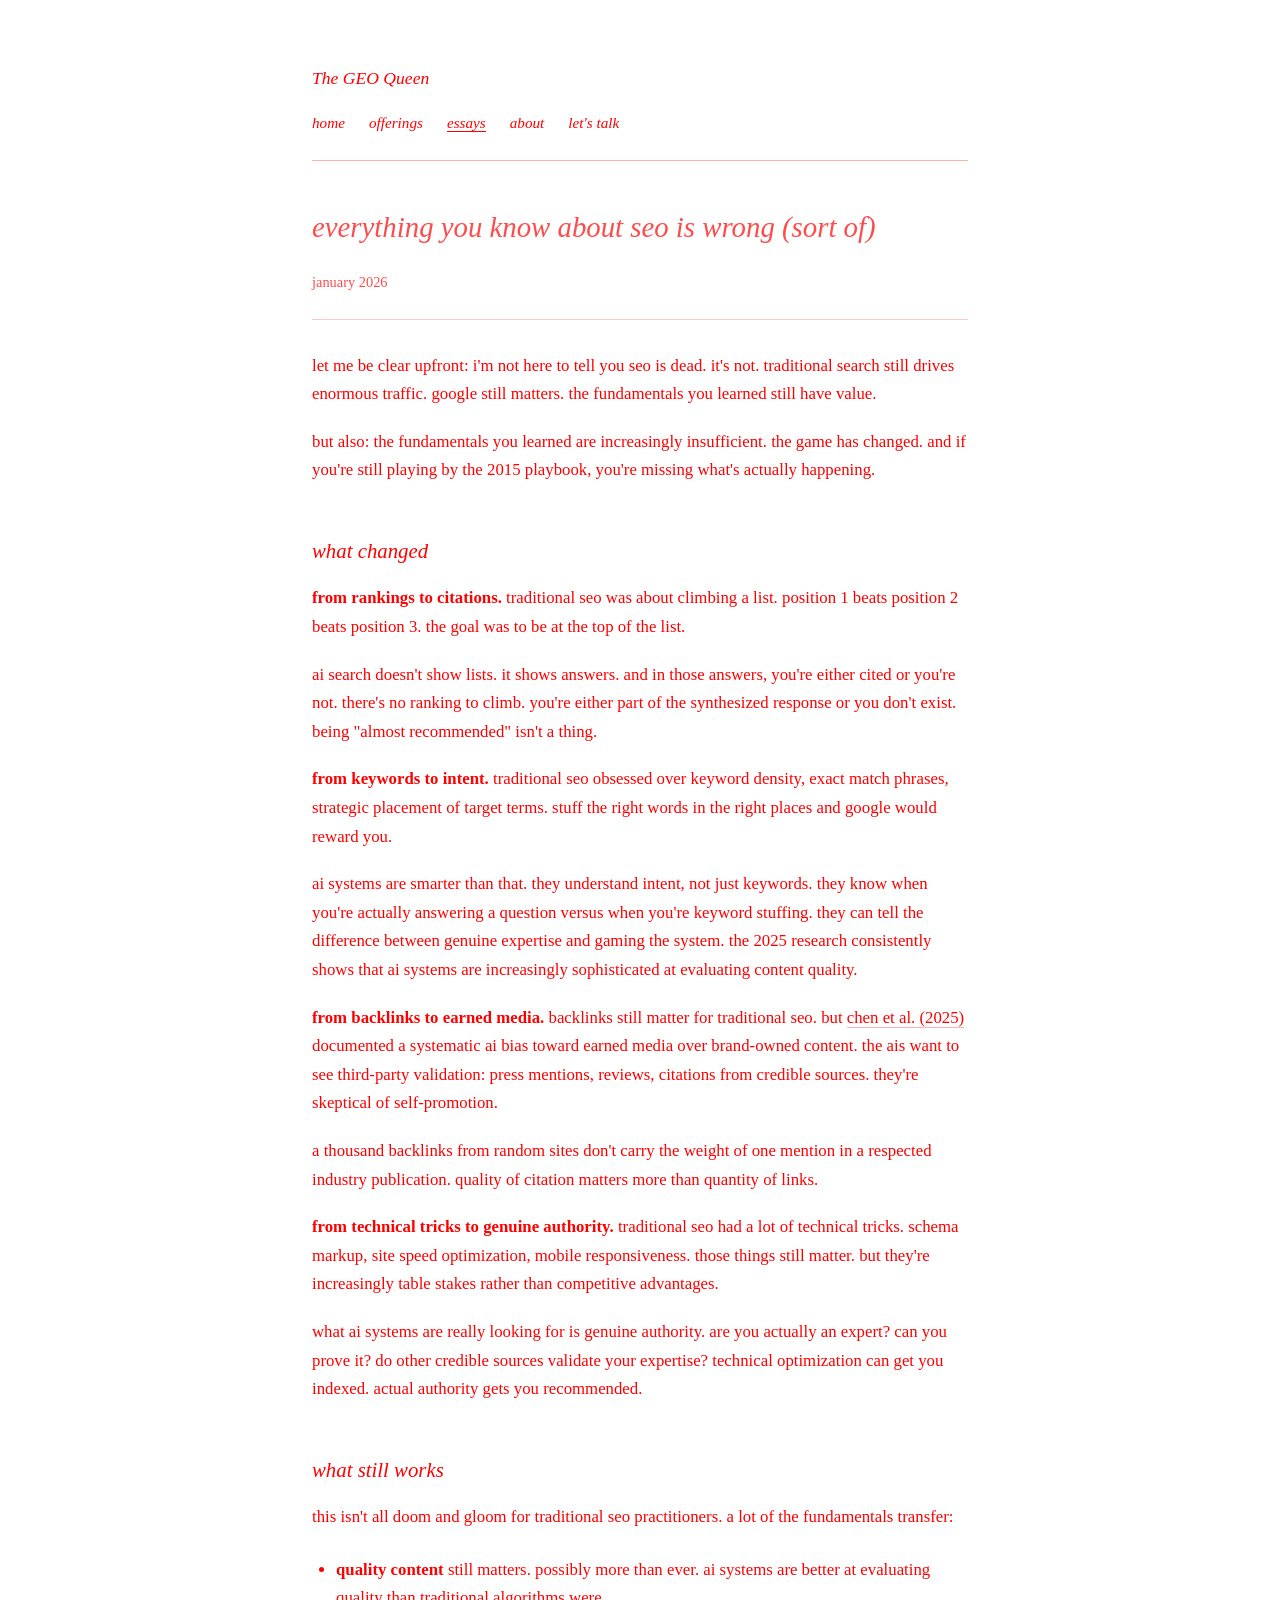
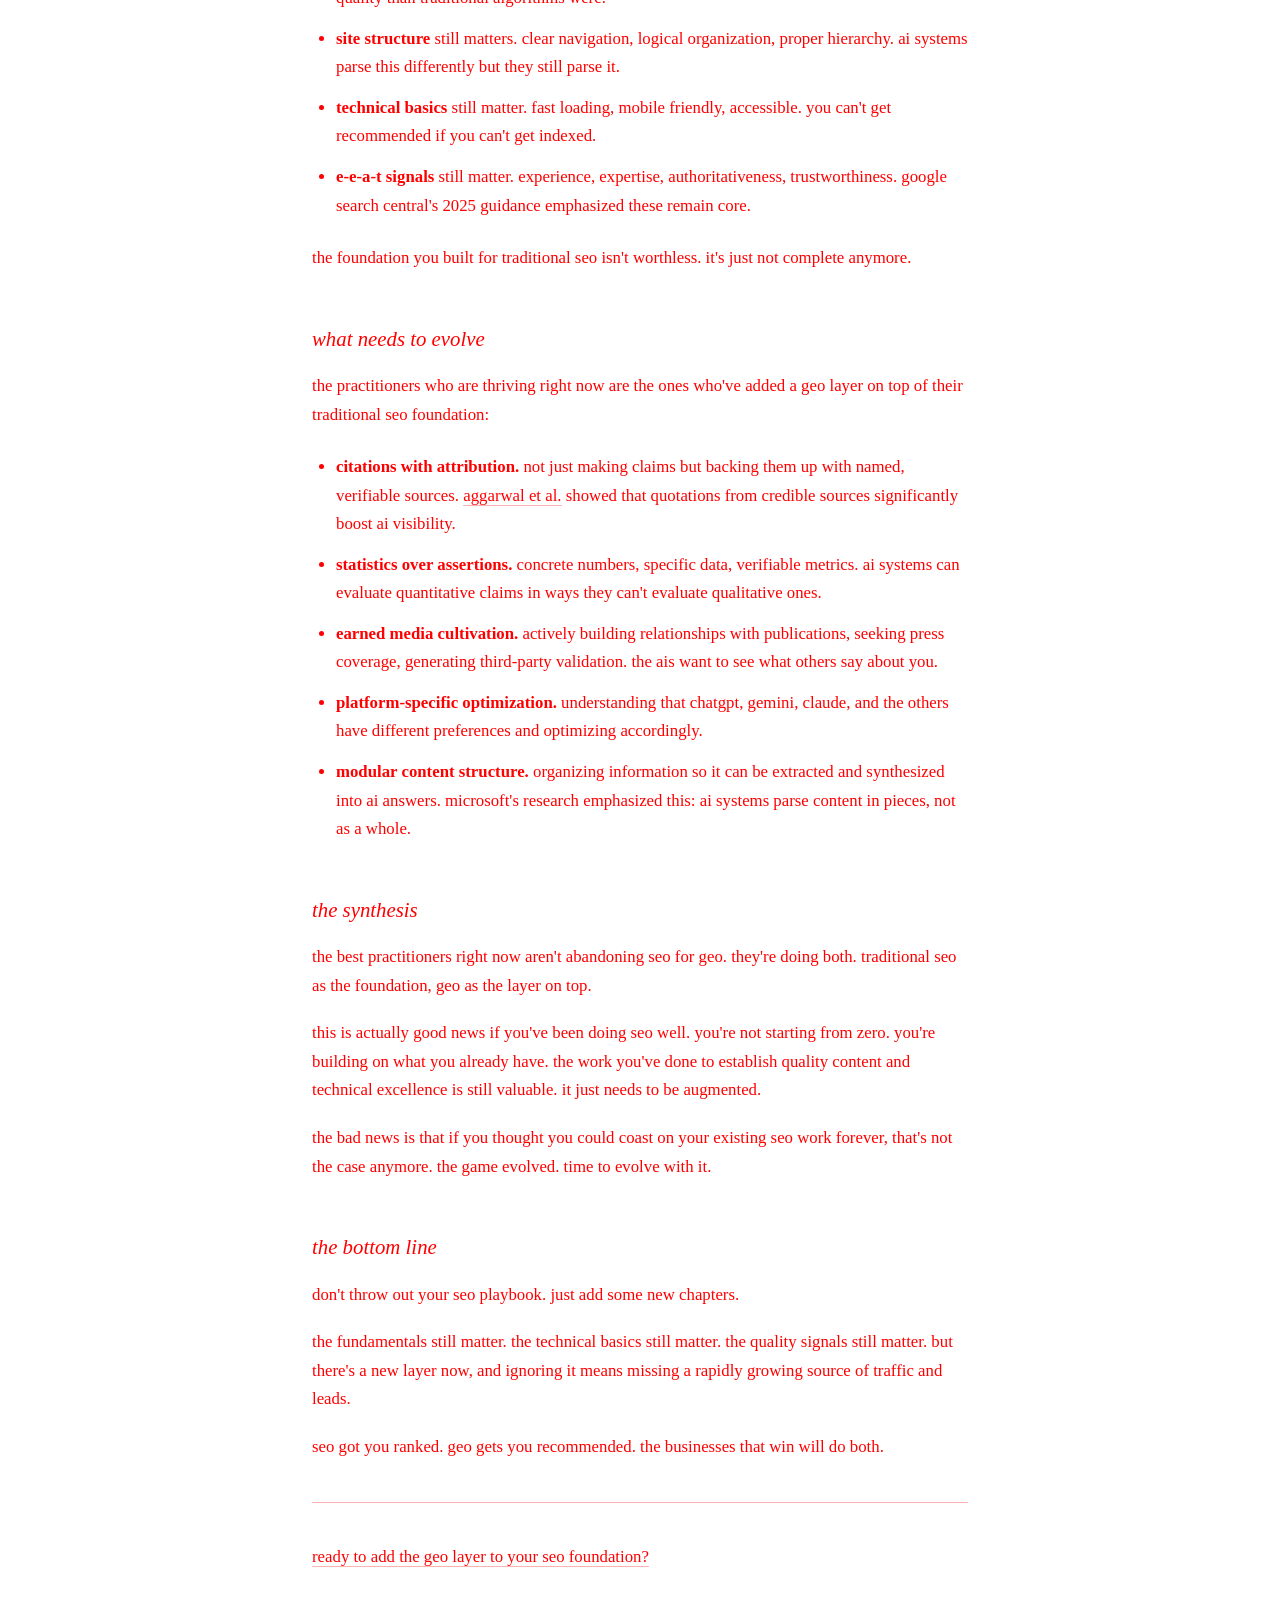
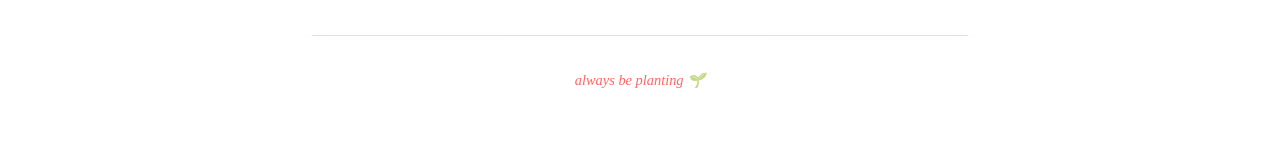
<file: essays/everything-you-know-about-seo-is-wrong.html>
<!DOCTYPE html>
<html lang="en">
<head>
  <meta charset="UTF-8">
  <meta name="viewport" content="width=device-width, initial-scale=1">
  <title>Everything You Know About SEO Is Wrong (Sort Of) | The GEO Queen</title>
  <meta name="description" content="Traditional SEO fundamentals still matter. Sort of. The shift from rankings to citations, from keywords to intent, from backlinks to earned media.">

  <meta property="og:title" content="Everything You Know About SEO Is Wrong (Sort Of)">
  <meta property="og:description" content="seo didn't die, it grew up. here's what changed.">
  <meta property="og:type" content="article">
  <meta property="og:url" content="https://thegeoqueen.com/essays/everything-you-know-about-seo-is-wrong">

  <script type="application/ld+json">
  {
    "@context": "https://schema.org",
    "@type": "Article",
    "headline": "everything you know about seo is wrong (sort of)",
    "author": {
      "@type": "Person",
      "name": "Lana"
    },
    "datePublished": "2024-12-05",
    "publisher": {
      "@type": "Organization",
      "name": "The GEO Queen"
    }
  }
  </script>

  <link rel="stylesheet" href="../styles.css">
</head>
<body>
  <div class="container">
    <nav>
      <a href="/" class="site-title">The GEO Queen</a>
      <ul>
        <li><a href="/">home</a></li>
        <li><a href="/offerings.html">offerings</a></li>
        <li><a href="/essays.html" class="active">essays</a></li>
        <li><a href="/about.html">about</a></li>
        <li><a href="/contact.html">let's talk</a></li>
      </ul>
    </nav>

    <article class="essay-content">
      <header class="essay-meta">
        <h1>everything you know about seo is wrong (sort of)</h1>
        <span>january 2026</span>
      </header>

      <p>let me be clear upfront: i'm not here to tell you seo is dead. it's not. traditional search still drives enormous traffic. google still matters. the fundamentals you learned still have value.</p>

      <p>but also: the fundamentals you learned are increasingly insufficient. the game has changed. and if you're still playing by the 2015 playbook, you're missing what's actually happening.</p>

      <h2>what changed</h2>

      <p><strong>from rankings to citations.</strong> traditional seo was about climbing a list. position 1 beats position 2 beats position 3. the goal was to be at the top of the list.</p>

      <p>ai search doesn't show lists. it shows answers. and in those answers, you're either cited or you're not. there's no ranking to climb. you're either part of the synthesized response or you don't exist. being "almost recommended" isn't a thing.</p>

      <p><strong>from keywords to intent.</strong> traditional seo obsessed over keyword density, exact match phrases, strategic placement of target terms. stuff the right words in the right places and google would reward you.</p>

      <p>ai systems are smarter than that. they understand intent, not just keywords. they know when you're actually answering a question versus when you're keyword stuffing. they can tell the difference between genuine expertise and gaming the system. the 2025 research consistently shows that ai systems are increasingly sophisticated at evaluating content quality.</p>

      <p><strong>from backlinks to earned media.</strong> backlinks still matter for traditional seo. but <a href="https://arxiv.org/abs/2509.08919" target="_blank" rel="noopener">chen et al. (2025)</a> documented a systematic ai bias toward earned media over brand-owned content. the ais want to see third-party validation: press mentions, reviews, citations from credible sources. they're skeptical of self-promotion.</p>

      <p>a thousand backlinks from random sites don't carry the weight of one mention in a respected industry publication. quality of citation matters more than quantity of links.</p>

      <p><strong>from technical tricks to genuine authority.</strong> traditional seo had a lot of technical tricks. schema markup, site speed optimization, mobile responsiveness. those things still matter. but they're increasingly table stakes rather than competitive advantages.</p>

      <p>what ai systems are really looking for is genuine authority. are you actually an expert? can you prove it? do other credible sources validate your expertise? technical optimization can get you indexed. actual authority gets you recommended.</p>

      <h2>what still works</h2>

      <p>this isn't all doom and gloom for traditional seo practitioners. a lot of the fundamentals transfer:</p>

      <ul>
        <li><strong>quality content</strong> still matters. possibly more than ever. ai systems are better at evaluating quality than traditional algorithms were.</li>
        <li><strong>site structure</strong> still matters. clear navigation, logical organization, proper hierarchy. ai systems parse this differently but they still parse it.</li>
        <li><strong>technical basics</strong> still matter. fast loading, mobile friendly, accessible. you can't get recommended if you can't get indexed.</li>
        <li><strong>e-e-a-t signals</strong> still matter. experience, expertise, authoritativeness, trustworthiness. google search central's 2025 guidance emphasized these remain core.</li>
      </ul>

      <p>the foundation you built for traditional seo isn't worthless. it's just not complete anymore.</p>

      <h2>what needs to evolve</h2>

      <p>the practitioners who are thriving right now are the ones who've added a geo layer on top of their traditional seo foundation:</p>

      <ul>
        <li><strong>citations with attribution.</strong> not just making claims but backing them up with named, verifiable sources. <a href="https://arxiv.org/abs/2311.09735" target="_blank" rel="noopener">aggarwal et al.</a> showed that quotations from credible sources significantly boost ai visibility.</li>
        <li><strong>statistics over assertions.</strong> concrete numbers, specific data, verifiable metrics. ai systems can evaluate quantitative claims in ways they can't evaluate qualitative ones.</li>
        <li><strong>earned media cultivation.</strong> actively building relationships with publications, seeking press coverage, generating third-party validation. the ais want to see what others say about you.</li>
        <li><strong>platform-specific optimization.</strong> understanding that chatgpt, gemini, claude, and the others have different preferences and optimizing accordingly.</li>
        <li><strong>modular content structure.</strong> organizing information so it can be extracted and synthesized into ai answers. microsoft's research emphasized this: ai systems parse content in pieces, not as a whole.</li>
      </ul>

      <h2>the synthesis</h2>

      <p>the best practitioners right now aren't abandoning seo for geo. they're doing both. traditional seo as the foundation, geo as the layer on top.</p>

      <p>this is actually good news if you've been doing seo well. you're not starting from zero. you're building on what you already have. the work you've done to establish quality content and technical excellence is still valuable. it just needs to be augmented.</p>

      <p>the bad news is that if you thought you could coast on your existing seo work forever, that's not the case anymore. the game evolved. time to evolve with it.</p>

      <h2>the bottom line</h2>

      <p>don't throw out your seo playbook. just add some new chapters.</p>

      <p>the fundamentals still matter. the technical basics still matter. the quality signals still matter. but there's a new layer now, and ignoring it means missing a rapidly growing source of traffic and leads.</p>

      <p>seo got you ranked. geo gets you recommended. the businesses that win will do both.</p>

      <div class="divider"></div>

      <p><a href="/contact.html">ready to add the geo layer to your seo foundation?</a></p>
    </article>

    <footer>
      always be planting 🌱
    </footer>
  </div>
</body>
</html>
</file>
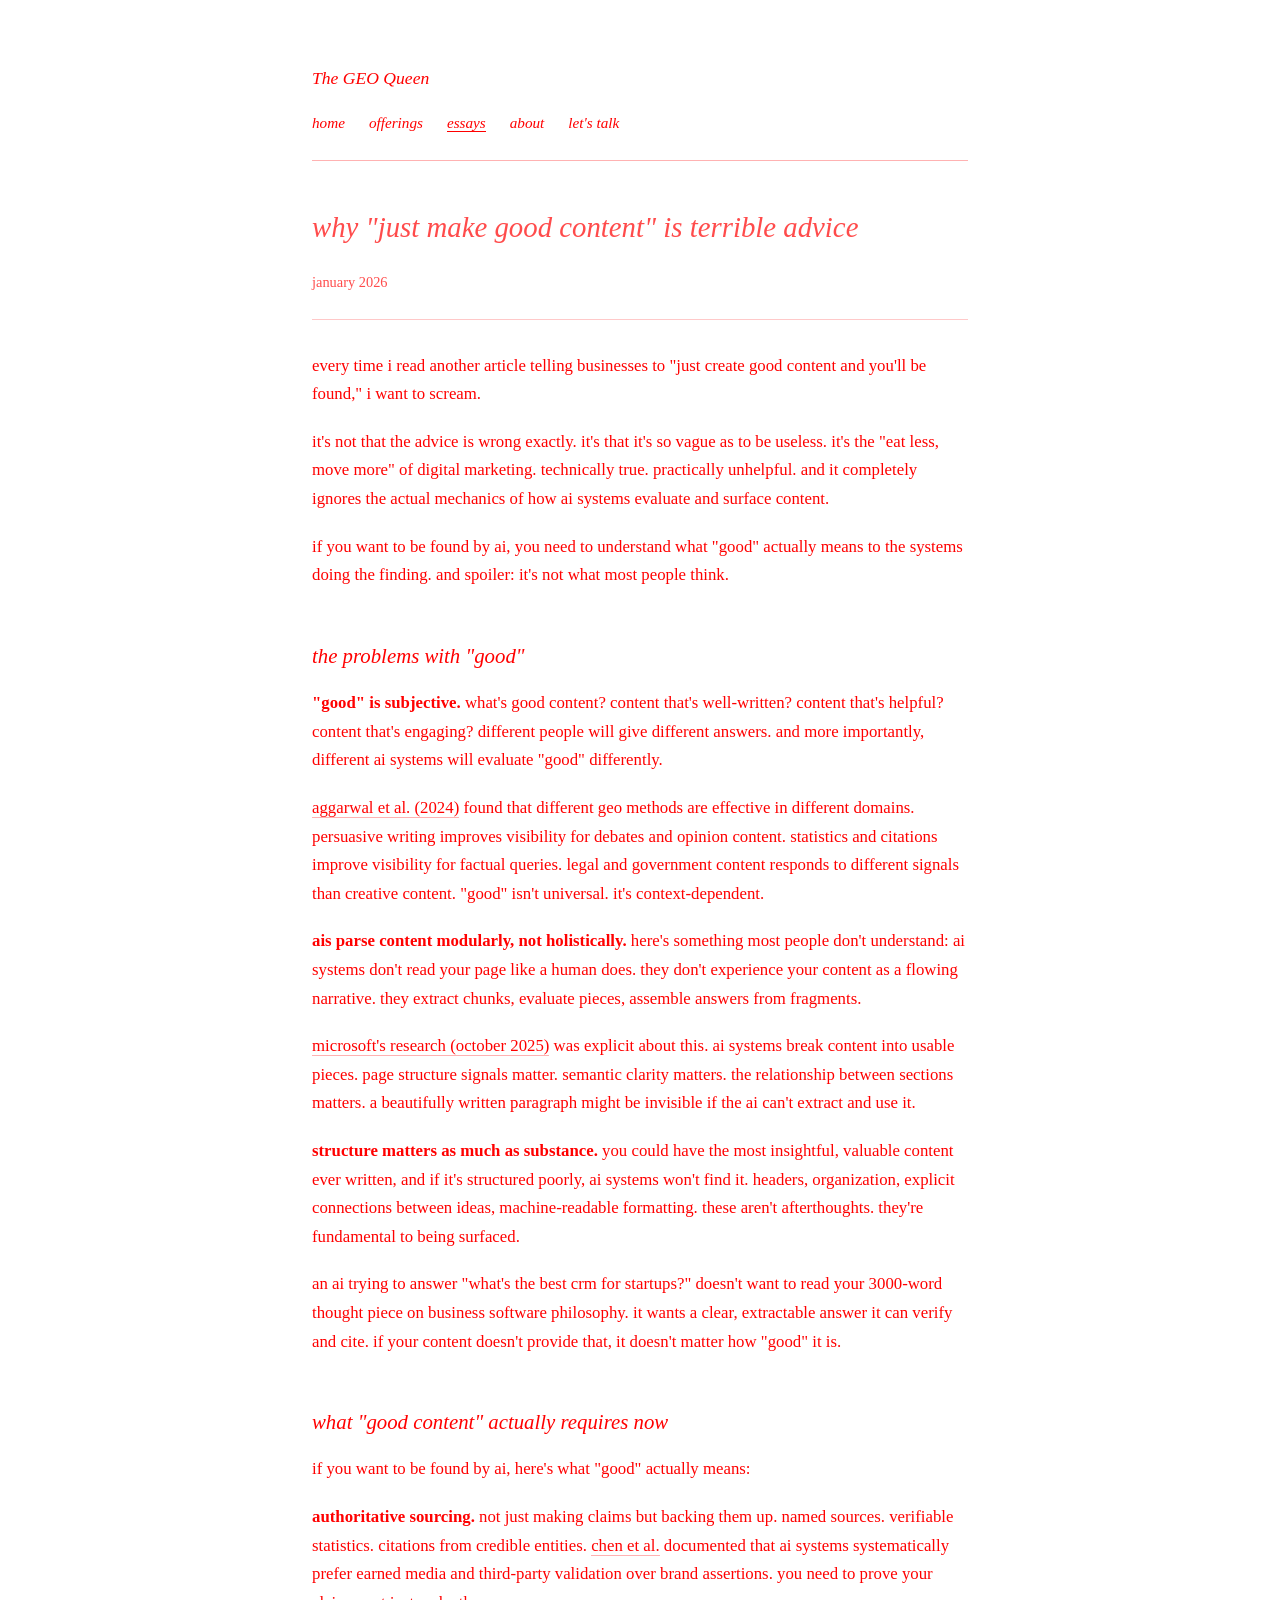
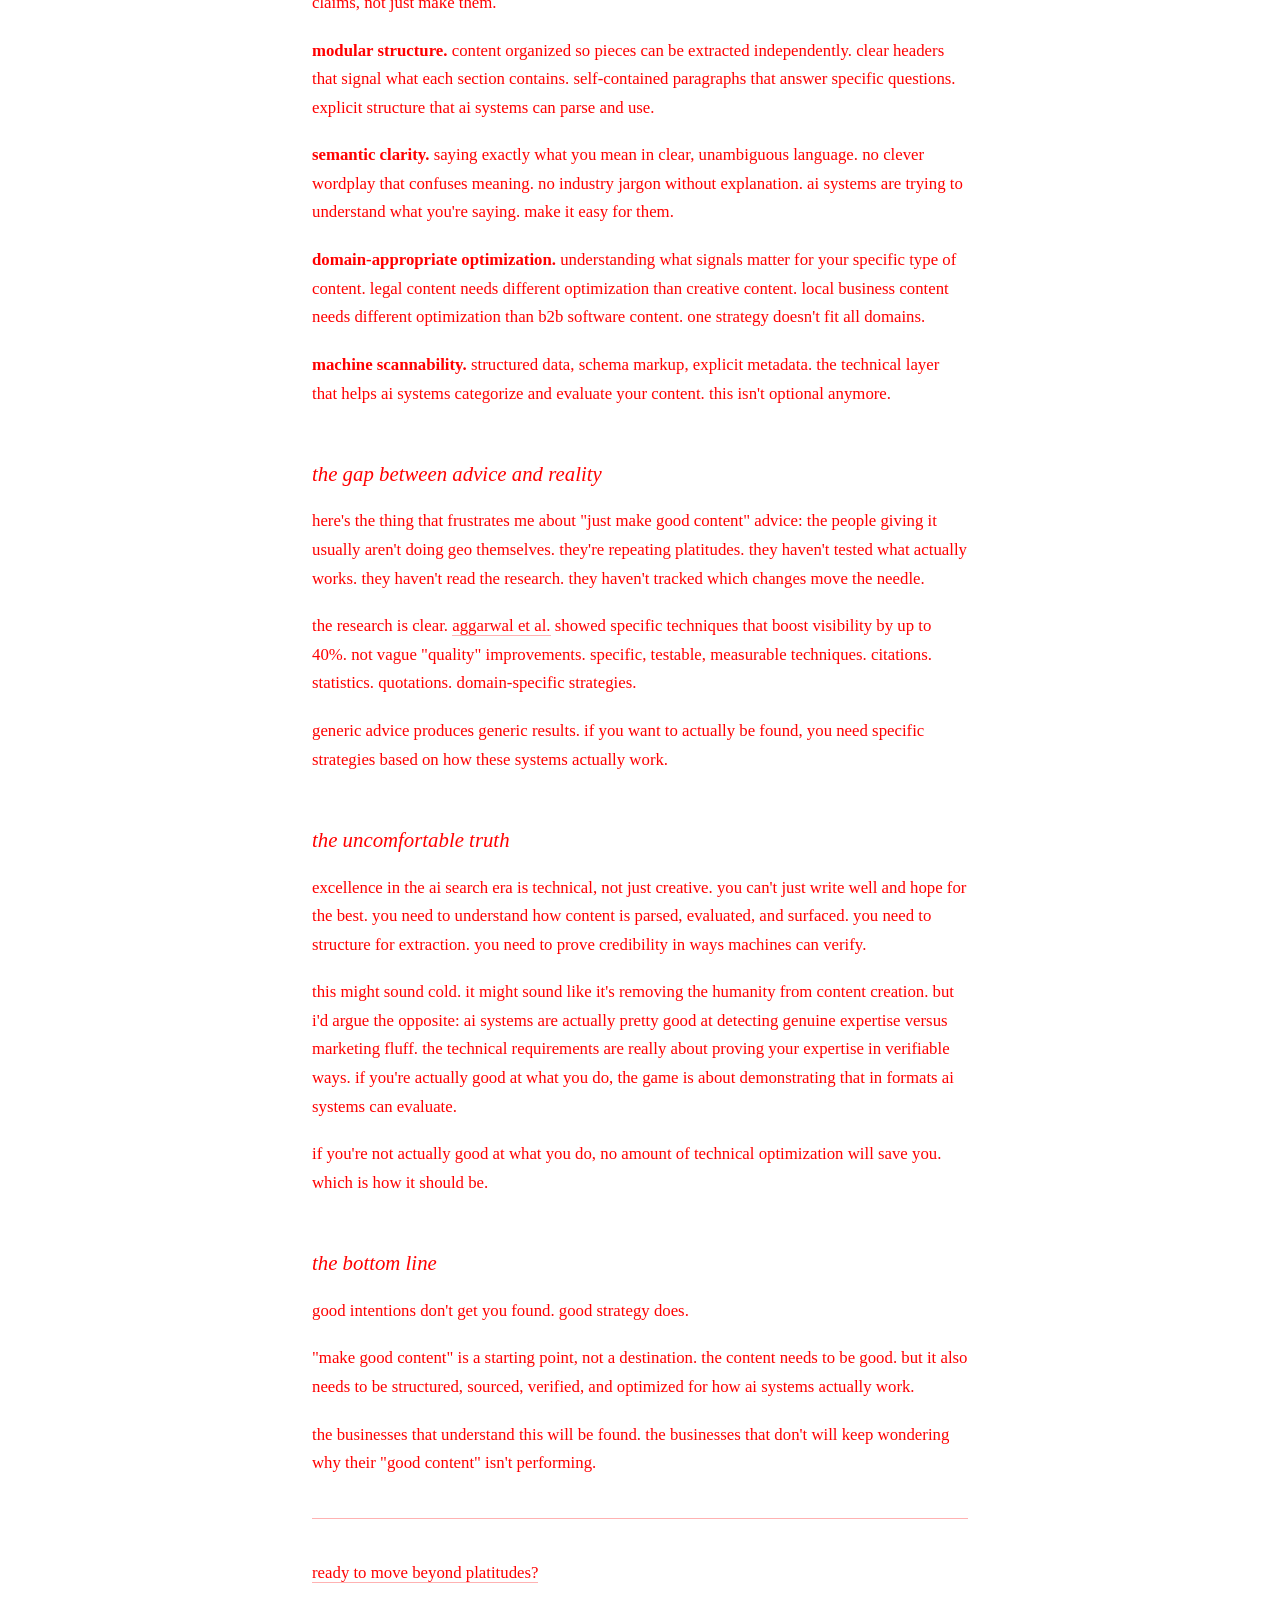
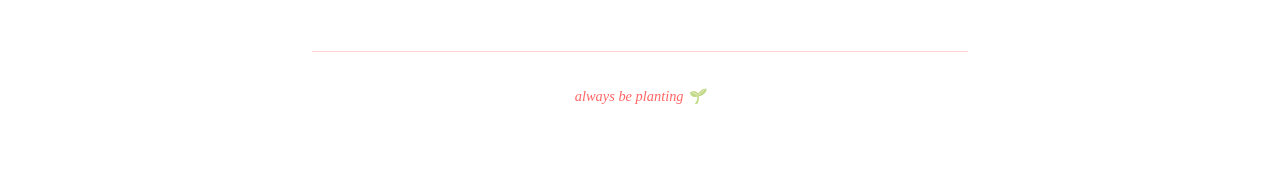
<file: essays/just-make-good-content-is-terrible-advice.html>
<!DOCTYPE html>
<html lang="en">
<head>
  <meta charset="UTF-8">
  <meta name="viewport" content="width=device-width, initial-scale=1">
  <title>Why "Just Make Good Content" Is Terrible Advice | The GEO Queen</title>
  <meta name="description" content="Good is subjective. AIs parse content modularly, not holistically. Structure matters as much as substance. Excellence is technical now, not just creative.">

  <meta property="og:title" content="Why 'Just Make Good Content' Is Terrible Advice">
  <meta property="og:description" content="good intentions don't get you found. good strategy does.">
  <meta property="og:type" content="article">
  <meta property="og:url" content="https://thegeoqueen.com/essays/just-make-good-content-is-terrible-advice">

  <script type="application/ld+json">
  {
    "@context": "https://schema.org",
    "@type": "Article",
    "headline": "why 'just make good content' is terrible advice",
    "author": {
      "@type": "Person",
      "name": "Lana"
    },
    "datePublished": "2024-01-05",
    "publisher": {
      "@type": "Organization",
      "name": "The GEO Queen"
    }
  }
  </script>

  <link rel="stylesheet" href="../styles.css">
</head>
<body>
  <div class="container">
    <nav>
      <a href="/" class="site-title">The GEO Queen</a>
      <ul>
        <li><a href="/">home</a></li>
        <li><a href="/offerings.html">offerings</a></li>
        <li><a href="/essays.html" class="active">essays</a></li>
        <li><a href="/about.html">about</a></li>
        <li><a href="/contact.html">let's talk</a></li>
      </ul>
    </nav>

    <article class="essay-content">
      <header class="essay-meta">
        <h1>why "just make good content" is terrible advice</h1>
        <span>january 2026</span>
      </header>

      <p>every time i read another article telling businesses to "just create good content and you'll be found," i want to scream.</p>

      <p>it's not that the advice is wrong exactly. it's that it's so vague as to be useless. it's the "eat less, move more" of digital marketing. technically true. practically unhelpful. and it completely ignores the actual mechanics of how ai systems evaluate and surface content.</p>

      <p>if you want to be found by ai, you need to understand what "good" actually means to the systems doing the finding. and spoiler: it's not what most people think.</p>

      <h2>the problems with "good"</h2>

      <p><strong>"good" is subjective.</strong> what's good content? content that's well-written? content that's helpful? content that's engaging? different people will give different answers. and more importantly, different ai systems will evaluate "good" differently.</p>

      <p><a href="https://arxiv.org/abs/2311.09735" target="_blank" rel="noopener">aggarwal et al. (2024)</a> found that different geo methods are effective in different domains. persuasive writing improves visibility for debates and opinion content. statistics and citations improve visibility for factual queries. legal and government content responds to different signals than creative content. "good" isn't universal. it's context-dependent.</p>

      <p><strong>ais parse content modularly, not holistically.</strong> here's something most people don't understand: ai systems don't read your page like a human does. they don't experience your content as a flowing narrative. they extract chunks, evaluate pieces, assemble answers from fragments.</p>

      <p><a href="https://about.ads.microsoft.com/en/blog/post/october-2025/optimizing-your-content-for-inclusion-in-ai-search-answers" target="_blank" rel="noopener">microsoft's research (october 2025)</a> was explicit about this. ai systems break content into usable pieces. page structure signals matter. semantic clarity matters. the relationship between sections matters. a beautifully written paragraph might be invisible if the ai can't extract and use it.</p>

      <p><strong>structure matters as much as substance.</strong> you could have the most insightful, valuable content ever written, and if it's structured poorly, ai systems won't find it. headers, organization, explicit connections between ideas, machine-readable formatting. these aren't afterthoughts. they're fundamental to being surfaced.</p>

      <p>an ai trying to answer "what's the best crm for startups?" doesn't want to read your 3000-word thought piece on business software philosophy. it wants a clear, extractable answer it can verify and cite. if your content doesn't provide that, it doesn't matter how "good" it is.</p>

      <h2>what "good content" actually requires now</h2>

      <p>if you want to be found by ai, here's what "good" actually means:</p>

      <p><strong>authoritative sourcing.</strong> not just making claims but backing them up. named sources. verifiable statistics. citations from credible entities. <a href="https://arxiv.org/abs/2509.08919" target="_blank" rel="noopener">chen et al.</a> documented that ai systems systematically prefer earned media and third-party validation over brand assertions. you need to prove your claims, not just make them.</p>

      <p><strong>modular structure.</strong> content organized so pieces can be extracted independently. clear headers that signal what each section contains. self-contained paragraphs that answer specific questions. explicit structure that ai systems can parse and use.</p>

      <p><strong>semantic clarity.</strong> saying exactly what you mean in clear, unambiguous language. no clever wordplay that confuses meaning. no industry jargon without explanation. ai systems are trying to understand what you're saying. make it easy for them.</p>

      <p><strong>domain-appropriate optimization.</strong> understanding what signals matter for your specific type of content. legal content needs different optimization than creative content. local business content needs different optimization than b2b software content. one strategy doesn't fit all domains.</p>

      <p><strong>machine scannability.</strong> structured data, schema markup, explicit metadata. the technical layer that helps ai systems categorize and evaluate your content. this isn't optional anymore.</p>

      <h2>the gap between advice and reality</h2>

      <p>here's the thing that frustrates me about "just make good content" advice: the people giving it usually aren't doing geo themselves. they're repeating platitudes. they haven't tested what actually works. they haven't read the research. they haven't tracked which changes move the needle.</p>

      <p>the research is clear. <a href="https://arxiv.org/abs/2311.09735" target="_blank" rel="noopener">aggarwal et al.</a> showed specific techniques that boost visibility by up to 40%. not vague "quality" improvements. specific, testable, measurable techniques. citations. statistics. quotations. domain-specific strategies.</p>

      <p>generic advice produces generic results. if you want to actually be found, you need specific strategies based on how these systems actually work.</p>

      <h2>the uncomfortable truth</h2>

      <p>excellence in the ai search era is technical, not just creative. you can't just write well and hope for the best. you need to understand how content is parsed, evaluated, and surfaced. you need to structure for extraction. you need to prove credibility in ways machines can verify.</p>

      <p>this might sound cold. it might sound like it's removing the humanity from content creation. but i'd argue the opposite: ai systems are actually pretty good at detecting genuine expertise versus marketing fluff. the technical requirements are really about proving your expertise in verifiable ways. if you're actually good at what you do, the game is about demonstrating that in formats ai systems can evaluate.</p>

      <p>if you're not actually good at what you do, no amount of technical optimization will save you. which is how it should be.</p>

      <h2>the bottom line</h2>

      <p>good intentions don't get you found. good strategy does.</p>

      <p>"make good content" is a starting point, not a destination. the content needs to be good. but it also needs to be structured, sourced, verified, and optimized for how ai systems actually work.</p>

      <p>the businesses that understand this will be found. the businesses that don't will keep wondering why their "good content" isn't performing.</p>

      <div class="divider"></div>

      <p><a href="/contact.html">ready to move beyond platitudes?</a></p>
    </article>

    <footer>
      always be planting 🌱
    </footer>
  </div>
</body>
</html>
</file>
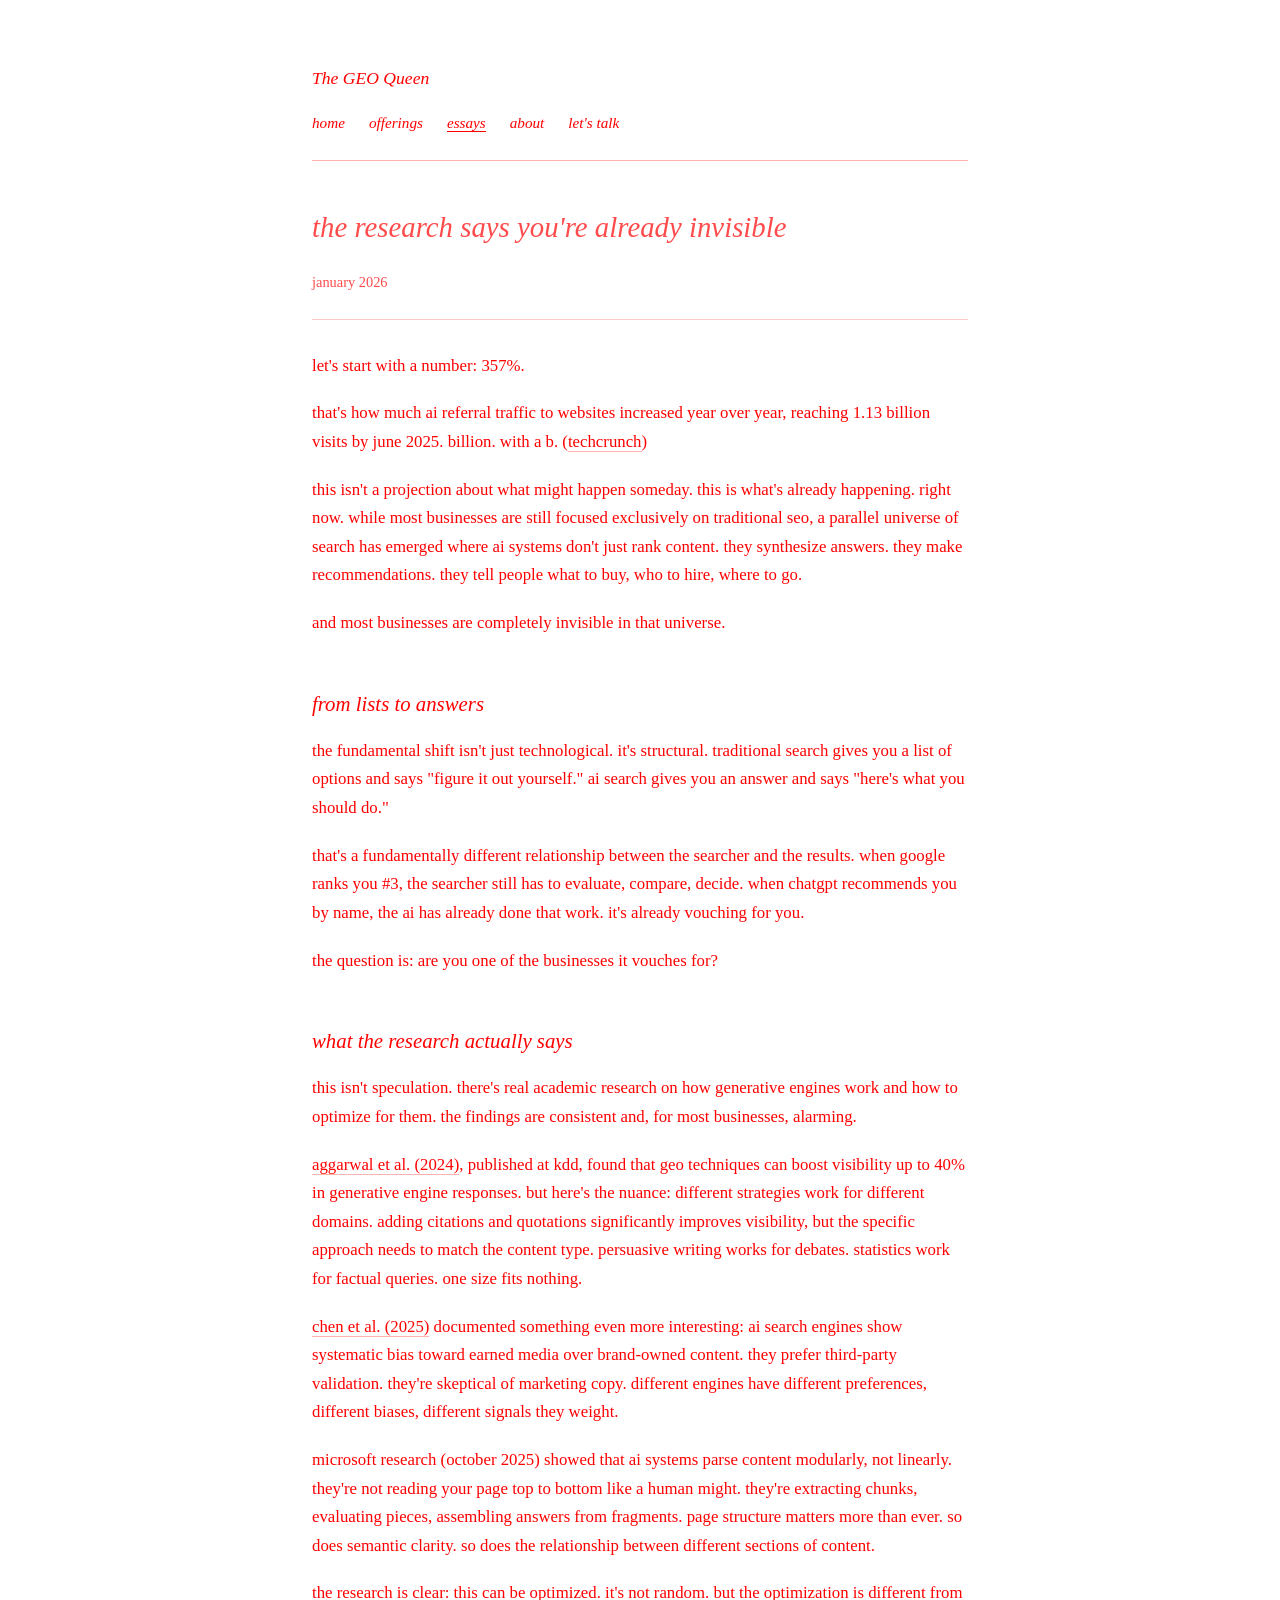
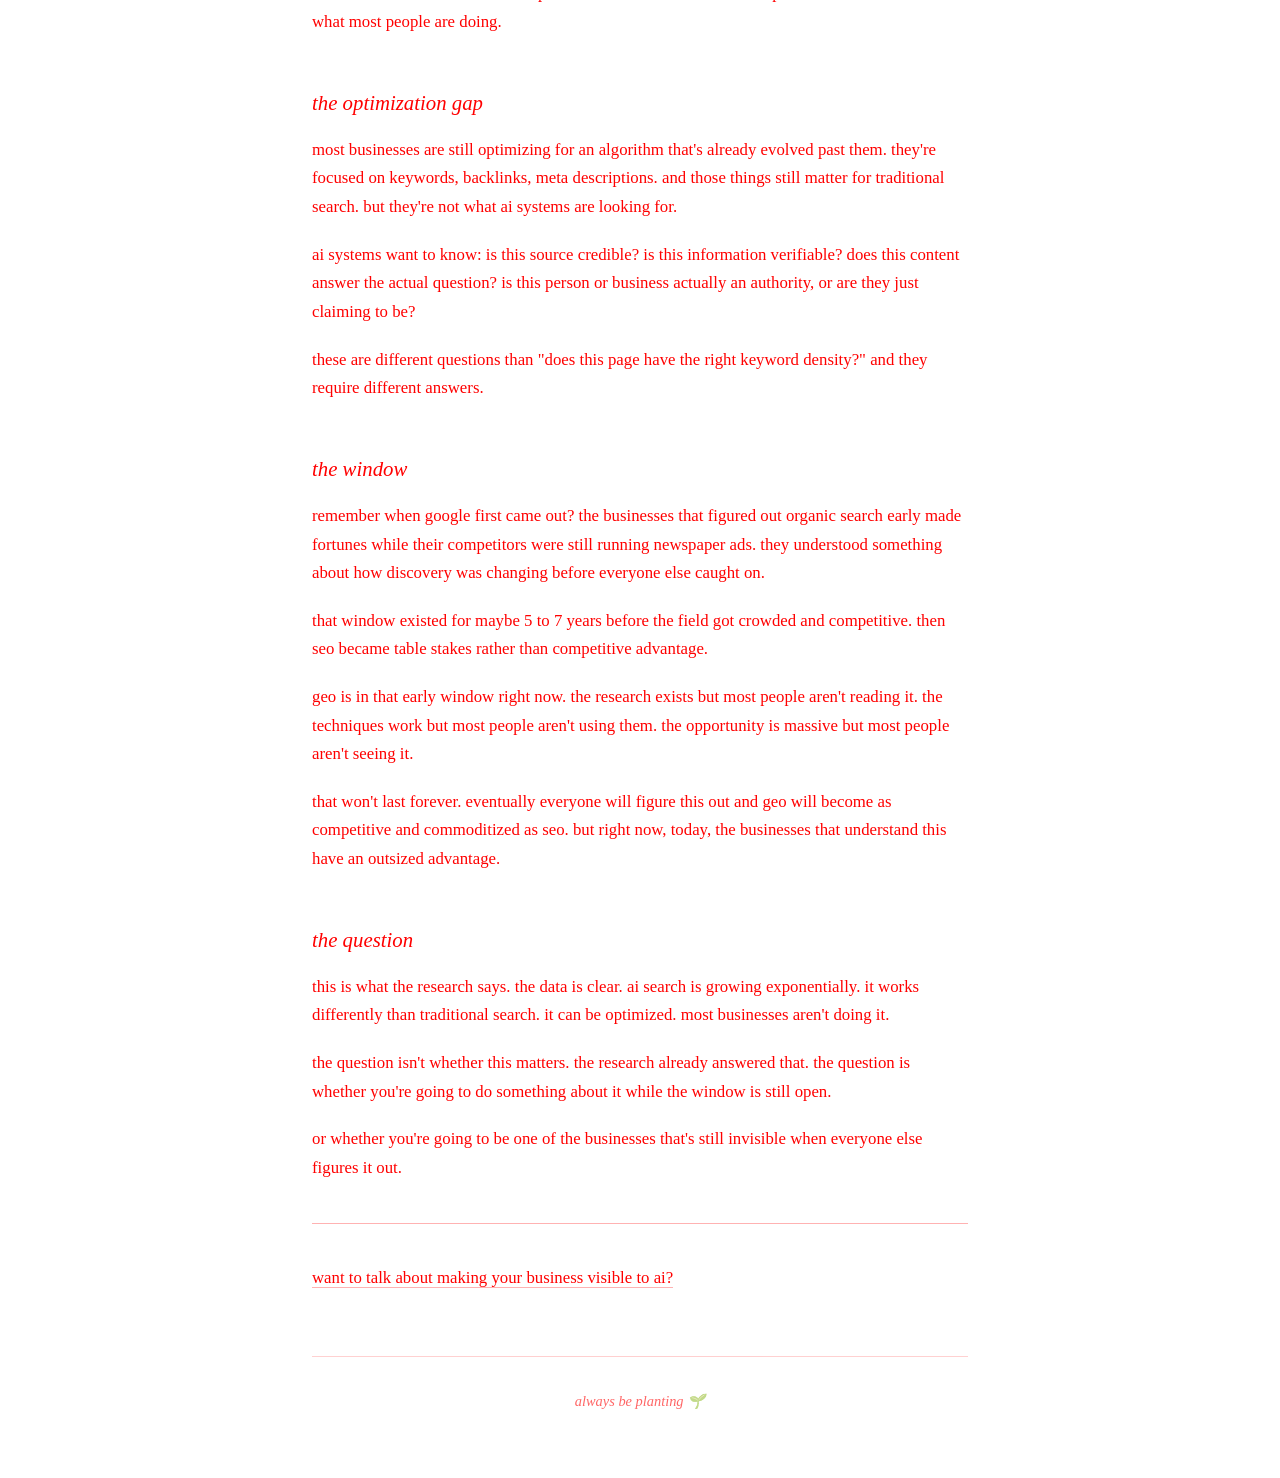
<file: essays/research-says-youre-invisible.html>
<!DOCTYPE html>
<html lang="en">
<head>
  <meta charset="UTF-8">
  <meta name="viewport" content="width=device-width, initial-scale=1">
  <title>The Research Says You're Already Invisible | The GEO Queen</title>
  <meta name="description" content="AI referrals to websites increased 357% year over year. The shift from ranked lists to synthesized answers is here. Most businesses are optimizing for an algorithm that's already evolved.">

  <meta property="og:title" content="The Research Says You're Already Invisible">
  <meta property="og:description" content="ai referrals increased 357% yoy. the shift is here. are you ready?">
  <meta property="og:type" content="article">
  <meta property="og:url" content="https://thegeoqueen.com/essays/research-says-youre-invisible">

  <script type="application/ld+json">
  {
    "@context": "https://schema.org",
    "@type": "Article",
    "headline": "the research says you're already invisible",
    "author": {
      "@type": "Person",
      "name": "Lana"
    },
    "datePublished": "2026-01-01",
    "publisher": {
      "@type": "Organization",
      "name": "The GEO Queen"
    }
  }
  </script>

  <link rel="stylesheet" href="../styles.css">
</head>
<body>
  <div class="container">
    <nav>
      <a href="/" class="site-title">The GEO Queen</a>
      <ul>
        <li><a href="/">home</a></li>
        <li><a href="/offerings.html">offerings</a></li>
        <li><a href="/essays.html" class="active">essays</a></li>
        <li><a href="/about.html">about</a></li>
        <li><a href="/contact.html">let's talk</a></li>
      </ul>
    </nav>

    <article class="essay-content">
      <header class="essay-meta">
        <h1>the research says you're already invisible</h1>
        <span>january 2026</span>
      </header>

      <p>let's start with a number: 357%.</p>

      <p>that's how much ai referral traffic to websites increased year over year, reaching 1.13 billion visits by june 2025. billion. with a b. (<a href="https://techcrunch.com" target="_blank" rel="noopener">techcrunch</a>)</p>

      <p>this isn't a projection about what might happen someday. this is what's already happening. right now. while most businesses are still focused exclusively on traditional seo, a parallel universe of search has emerged where ai systems don't just rank content. they synthesize answers. they make recommendations. they tell people what to buy, who to hire, where to go.</p>

      <p>and most businesses are completely invisible in that universe.</p>

      <h2>from lists to answers</h2>

      <p>the fundamental shift isn't just technological. it's structural. traditional search gives you a list of options and says "figure it out yourself." ai search gives you an answer and says "here's what you should do."</p>

      <p>that's a fundamentally different relationship between the searcher and the results. when google ranks you #3, the searcher still has to evaluate, compare, decide. when chatgpt recommends you by name, the ai has already done that work. it's already vouching for you.</p>

      <p>the question is: are you one of the businesses it vouches for?</p>

      <h2>what the research actually says</h2>

      <p>this isn't speculation. there's real academic research on how generative engines work and how to optimize for them. the findings are consistent and, for most businesses, alarming.</p>

      <p><a href="https://arxiv.org/abs/2311.09735" target="_blank" rel="noopener">aggarwal et al. (2024)</a>, published at kdd, found that geo techniques can boost visibility up to 40% in generative engine responses. but here's the nuance: different strategies work for different domains. adding citations and quotations significantly improves visibility, but the specific approach needs to match the content type. persuasive writing works for debates. statistics work for factual queries. one size fits nothing.</p>

      <p><a href="https://arxiv.org/abs/2509.08919" target="_blank" rel="noopener">chen et al. (2025)</a> documented something even more interesting: ai search engines show systematic bias toward earned media over brand-owned content. they prefer third-party validation. they're skeptical of marketing copy. different engines have different preferences, different biases, different signals they weight.</p>

      <p>microsoft research (october 2025) showed that ai systems parse content modularly, not linearly. they're not reading your page top to bottom like a human might. they're extracting chunks, evaluating pieces, assembling answers from fragments. page structure matters more than ever. so does semantic clarity. so does the relationship between different sections of content.</p>

      <p>the research is clear: this can be optimized. it's not random. but the optimization is different from what most people are doing.</p>

      <h2>the optimization gap</h2>

      <p>most businesses are still optimizing for an algorithm that's already evolved past them. they're focused on keywords, backlinks, meta descriptions. and those things still matter for traditional search. but they're not what ai systems are looking for.</p>

      <p>ai systems want to know: is this source credible? is this information verifiable? does this content answer the actual question? is this person or business actually an authority, or are they just claiming to be?</p>

      <p>these are different questions than "does this page have the right keyword density?" and they require different answers.</p>

      <h2>the window</h2>

      <p>remember when google first came out? the businesses that figured out organic search early made fortunes while their competitors were still running newspaper ads. they understood something about how discovery was changing before everyone else caught on.</p>

      <p>that window existed for maybe 5 to 7 years before the field got crowded and competitive. then seo became table stakes rather than competitive advantage.</p>

      <p>geo is in that early window right now. the research exists but most people aren't reading it. the techniques work but most people aren't using them. the opportunity is massive but most people aren't seeing it.</p>

      <p>that won't last forever. eventually everyone will figure this out and geo will become as competitive and commoditized as seo. but right now, today, the businesses that understand this have an outsized advantage.</p>

      <h2>the question</h2>

      <p>this is what the research says. the data is clear. ai search is growing exponentially. it works differently than traditional search. it can be optimized. most businesses aren't doing it.</p>

      <p>the question isn't whether this matters. the research already answered that. the question is whether you're going to do something about it while the window is still open.</p>

      <p>or whether you're going to be one of the businesses that's still invisible when everyone else figures it out.</p>

      <div class="divider"></div>

      <p><a href="/contact.html">want to talk about making your business visible to ai?</a></p>
    </article>

    <footer>
      always be planting 🌱
    </footer>
  </div>
</body>
</html>
</file>
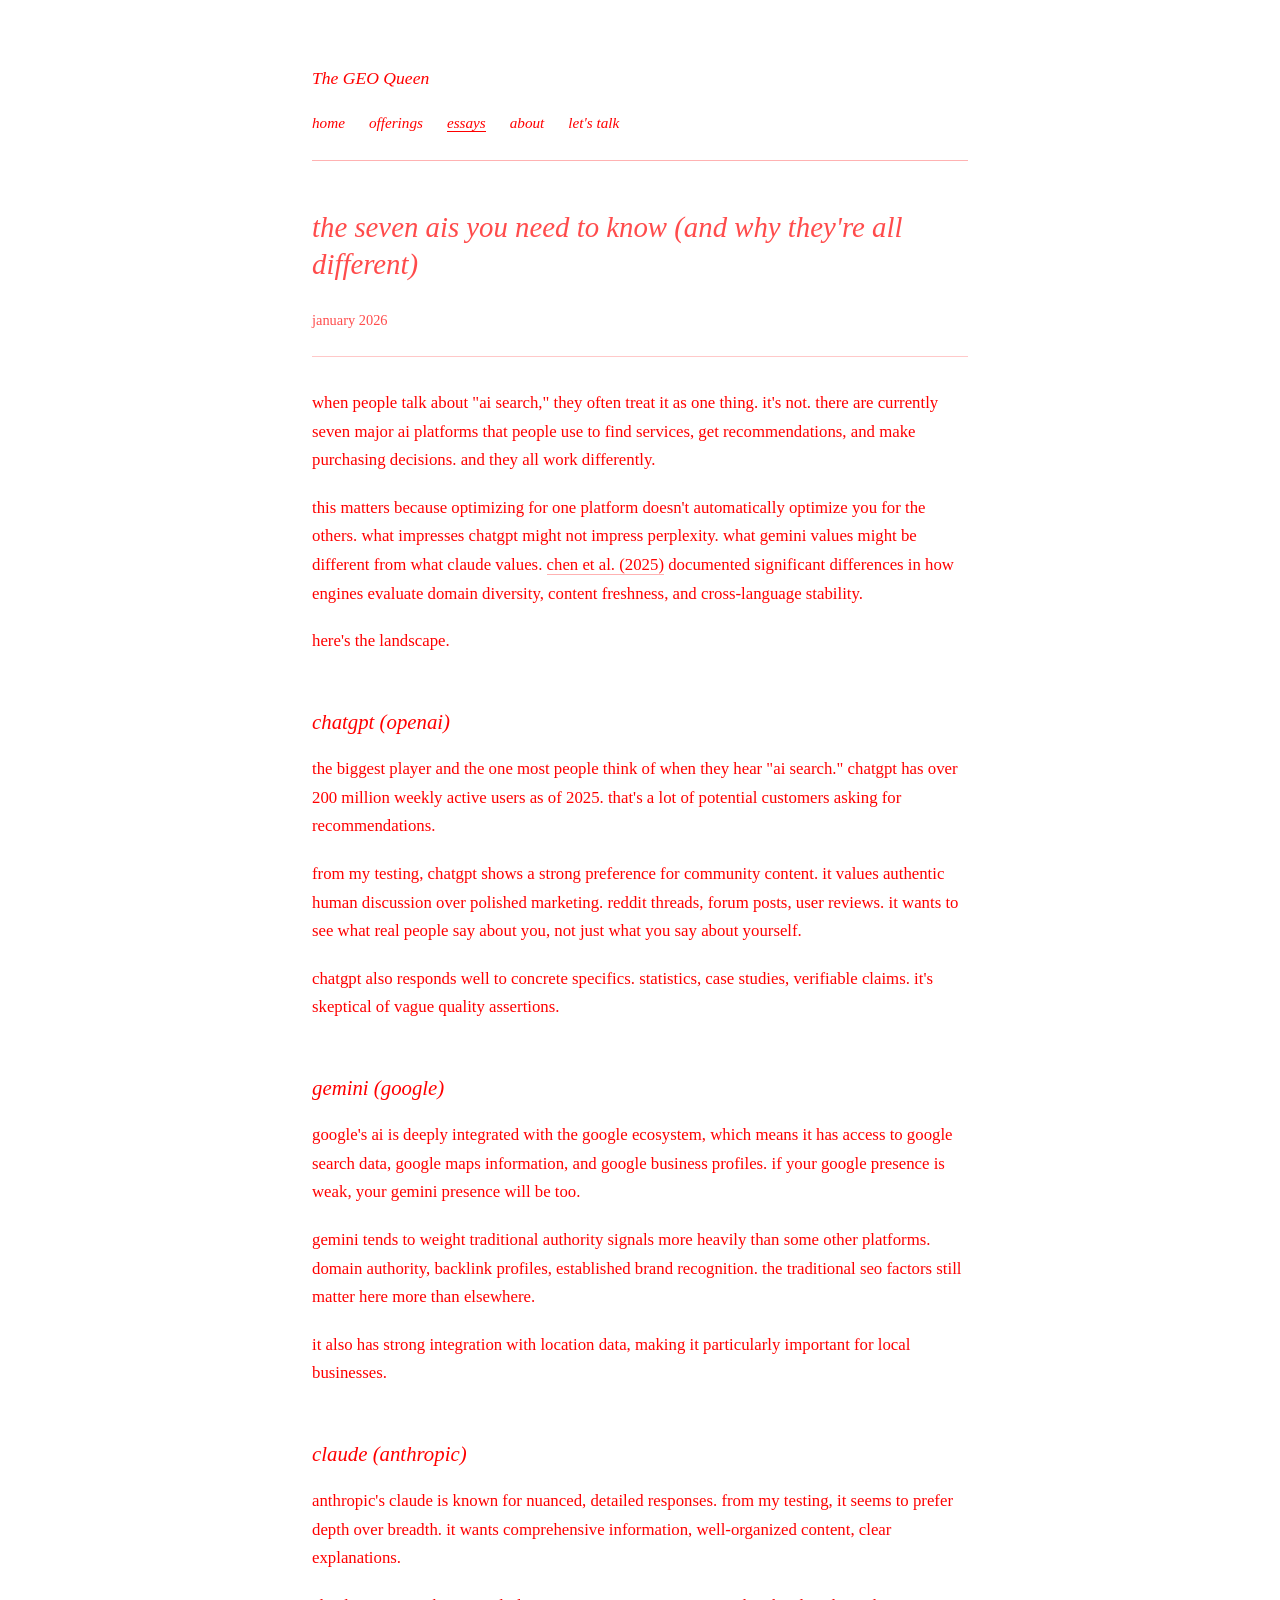
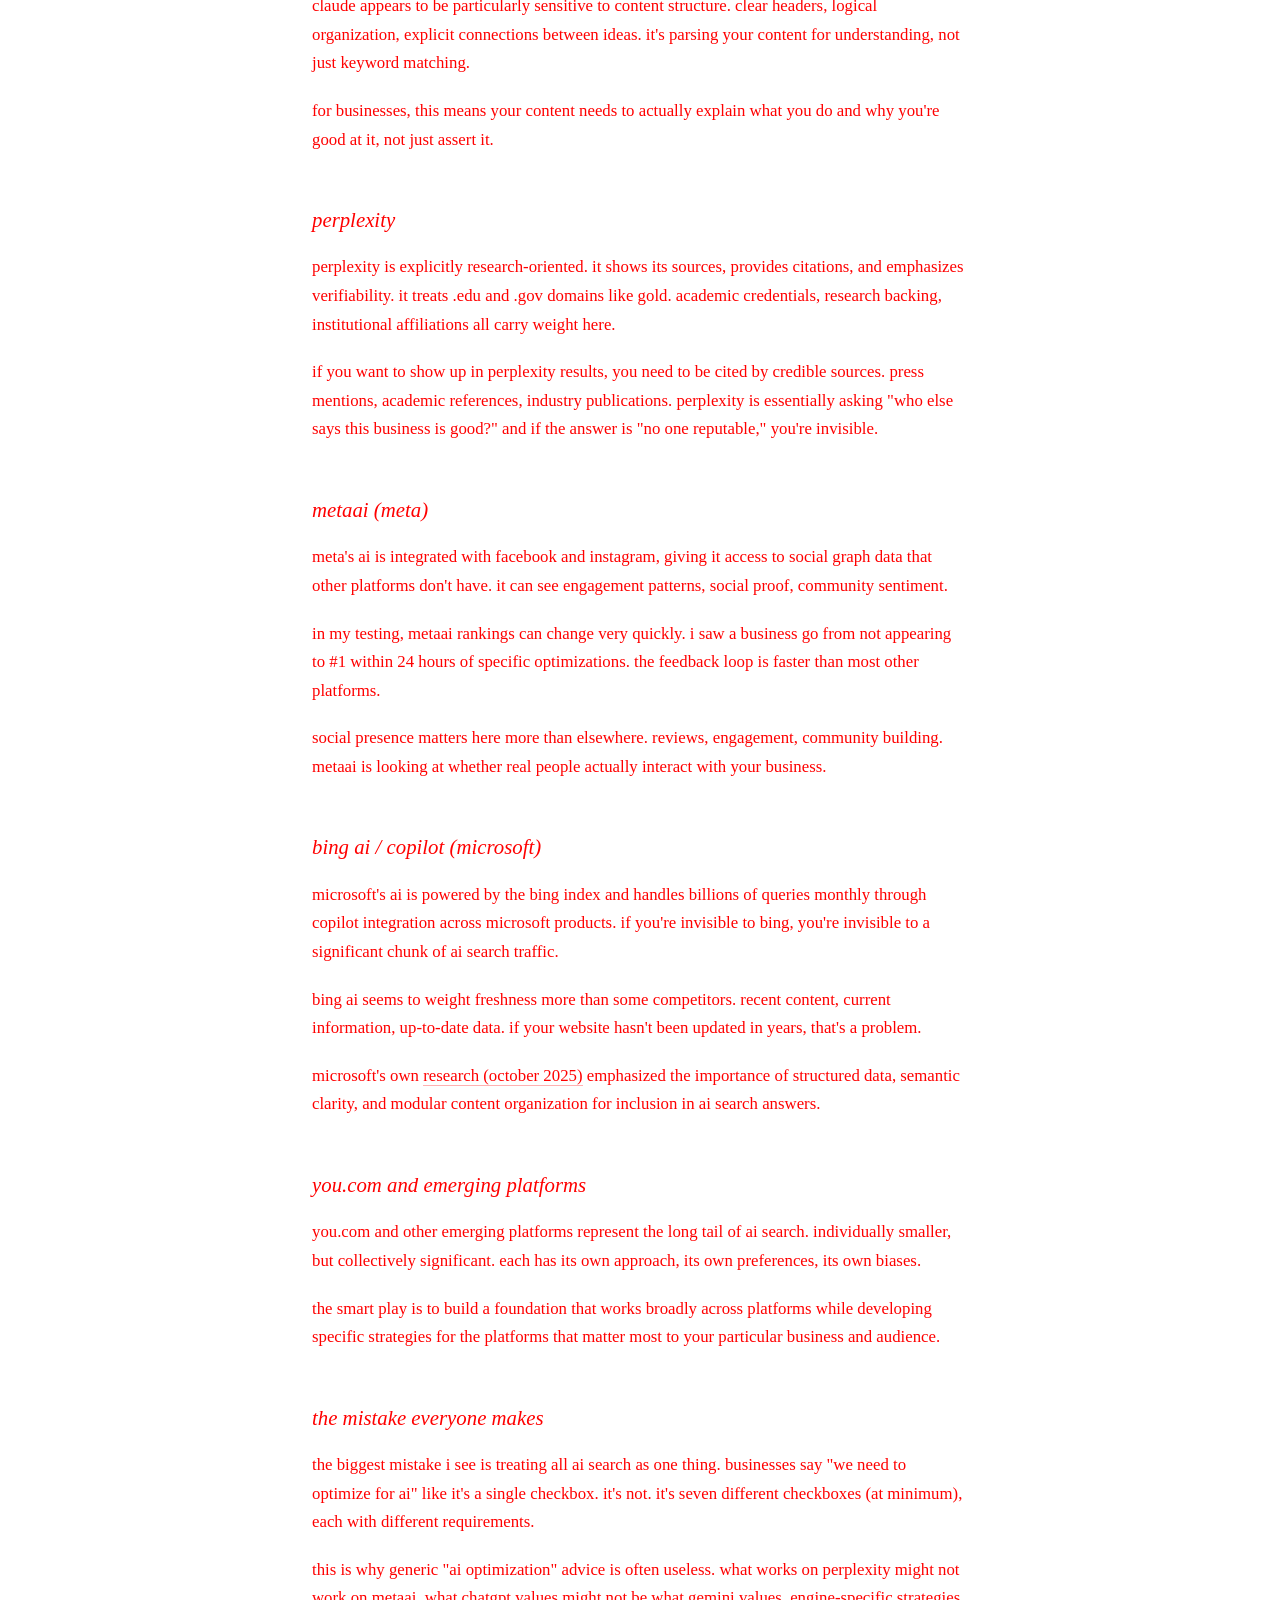
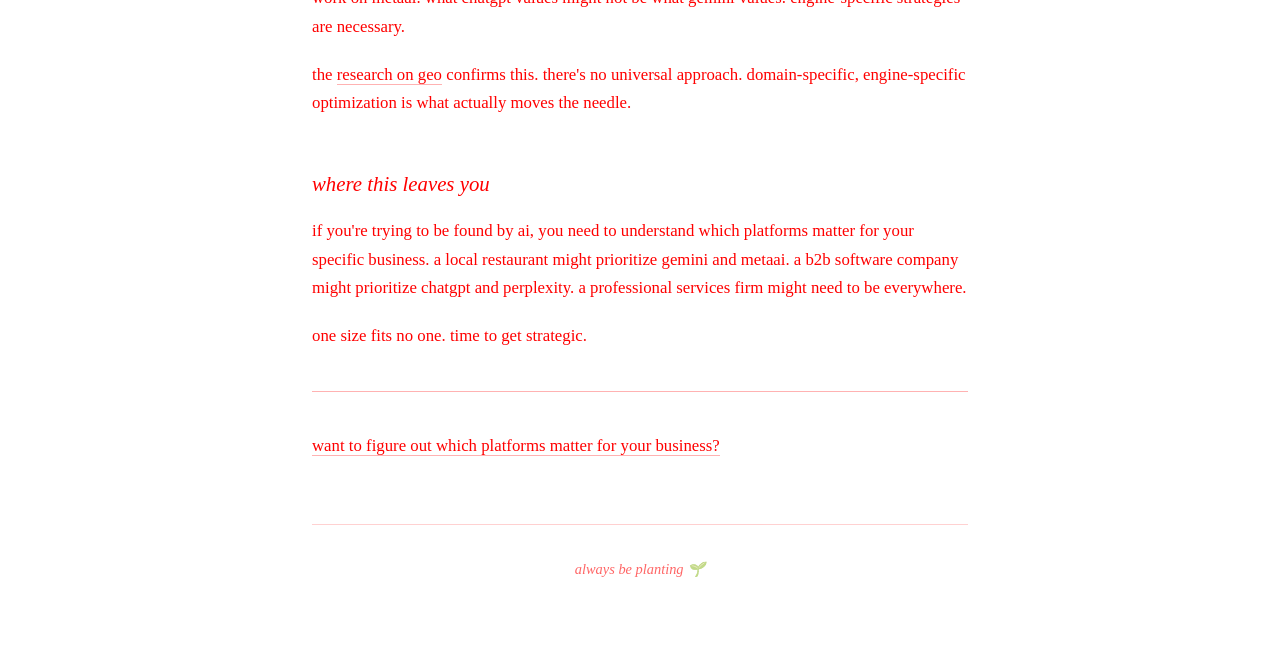
<file: essays/seven-ais-you-need-to-know.html>
<!DOCTYPE html>
<html lang="en">
<head>
  <meta charset="UTF-8">
  <meta name="viewport" content="width=device-width, initial-scale=1">
  <title>The Seven AIs You Need to Know (And Why They're All Different) | The GEO Queen</title>
  <meta name="description" content="ChatGPT prefers community content. Gemini weights traditional authority. Perplexity treats .edu domains like gold. One size fits no one when it comes to AI optimization.">

  <meta property="og:title" content="The Seven AIs You Need to Know (And Why They're All Different)">
  <meta property="og:description" content="each ai platform has different preferences and biases. here's what you need to know.">
  <meta property="og:type" content="article">
  <meta property="og:url" content="https://thegeoqueen.com/essays/seven-ais-you-need-to-know">

  <script type="application/ld+json">
  {
    "@context": "https://schema.org",
    "@type": "Article",
    "headline": "the seven ais you need to know (and why they're all different)",
    "author": {
      "@type": "Person",
      "name": "Lana"
    },
    "datePublished": "2025-03-01",
    "publisher": {
      "@type": "Organization",
      "name": "The GEO Queen"
    }
  }
  </script>

  <link rel="stylesheet" href="../styles.css">
</head>
<body>
  <div class="container">
    <nav>
      <a href="/" class="site-title">The GEO Queen</a>
      <ul>
        <li><a href="/">home</a></li>
        <li><a href="/offerings.html">offerings</a></li>
        <li><a href="/essays.html" class="active">essays</a></li>
        <li><a href="/about.html">about</a></li>
        <li><a href="/contact.html">let's talk</a></li>
      </ul>
    </nav>

    <article class="essay-content">
      <header class="essay-meta">
        <h1>the seven ais you need to know (and why they're all different)</h1>
        <span>january 2026</span>
      </header>

      <p>when people talk about "ai search," they often treat it as one thing. it's not. there are currently seven major ai platforms that people use to find services, get recommendations, and make purchasing decisions. and they all work differently.</p>

      <p>this matters because optimizing for one platform doesn't automatically optimize you for the others. what impresses chatgpt might not impress perplexity. what gemini values might be different from what claude values. <a href="https://arxiv.org/abs/2509.08919" target="_blank" rel="noopener">chen et al. (2025)</a> documented significant differences in how engines evaluate domain diversity, content freshness, and cross-language stability.</p>

      <p>here's the landscape.</p>

      <h2>chatgpt (openai)</h2>

      <p>the biggest player and the one most people think of when they hear "ai search." chatgpt has over 200 million weekly active users as of 2025. that's a lot of potential customers asking for recommendations.</p>

      <p>from my testing, chatgpt shows a strong preference for community content. it values authentic human discussion over polished marketing. reddit threads, forum posts, user reviews. it wants to see what real people say about you, not just what you say about yourself.</p>

      <p>chatgpt also responds well to concrete specifics. statistics, case studies, verifiable claims. it's skeptical of vague quality assertions.</p>

      <h2>gemini (google)</h2>

      <p>google's ai is deeply integrated with the google ecosystem, which means it has access to google search data, google maps information, and google business profiles. if your google presence is weak, your gemini presence will be too.</p>

      <p>gemini tends to weight traditional authority signals more heavily than some other platforms. domain authority, backlink profiles, established brand recognition. the traditional seo factors still matter here more than elsewhere.</p>

      <p>it also has strong integration with location data, making it particularly important for local businesses.</p>

      <h2>claude (anthropic)</h2>

      <p>anthropic's claude is known for nuanced, detailed responses. from my testing, it seems to prefer depth over breadth. it wants comprehensive information, well-organized content, clear explanations.</p>

      <p>claude appears to be particularly sensitive to content structure. clear headers, logical organization, explicit connections between ideas. it's parsing your content for understanding, not just keyword matching.</p>

      <p>for businesses, this means your content needs to actually explain what you do and why you're good at it, not just assert it.</p>

      <h2>perplexity</h2>

      <p>perplexity is explicitly research-oriented. it shows its sources, provides citations, and emphasizes verifiability. it treats .edu and .gov domains like gold. academic credentials, research backing, institutional affiliations all carry weight here.</p>

      <p>if you want to show up in perplexity results, you need to be cited by credible sources. press mentions, academic references, industry publications. perplexity is essentially asking "who else says this business is good?" and if the answer is "no one reputable," you're invisible.</p>

      <h2>metaai (meta)</h2>

      <p>meta's ai is integrated with facebook and instagram, giving it access to social graph data that other platforms don't have. it can see engagement patterns, social proof, community sentiment.</p>

      <p>in my testing, metaai rankings can change very quickly. i saw a business go from not appearing to #1 within 24 hours of specific optimizations. the feedback loop is faster than most other platforms.</p>

      <p>social presence matters here more than elsewhere. reviews, engagement, community building. metaai is looking at whether real people actually interact with your business.</p>

      <h2>bing ai / copilot (microsoft)</h2>

      <p>microsoft's ai is powered by the bing index and handles billions of queries monthly through copilot integration across microsoft products. if you're invisible to bing, you're invisible to a significant chunk of ai search traffic.</p>

      <p>bing ai seems to weight freshness more than some competitors. recent content, current information, up-to-date data. if your website hasn't been updated in years, that's a problem.</p>

      <p>microsoft's own <a href="https://about.ads.microsoft.com/en/blog/post/october-2025/optimizing-your-content-for-inclusion-in-ai-search-answers" target="_blank" rel="noopener">research (october 2025)</a> emphasized the importance of structured data, semantic clarity, and modular content organization for inclusion in ai search answers.</p>

      <h2>you.com and emerging platforms</h2>

      <p>you.com and other emerging platforms represent the long tail of ai search. individually smaller, but collectively significant. each has its own approach, its own preferences, its own biases.</p>

      <p>the smart play is to build a foundation that works broadly across platforms while developing specific strategies for the platforms that matter most to your particular business and audience.</p>

      <h2>the mistake everyone makes</h2>

      <p>the biggest mistake i see is treating all ai search as one thing. businesses say "we need to optimize for ai" like it's a single checkbox. it's not. it's seven different checkboxes (at minimum), each with different requirements.</p>

      <p>this is why generic "ai optimization" advice is often useless. what works on perplexity might not work on metaai. what chatgpt values might not be what gemini values. engine-specific strategies are necessary.</p>

      <p>the <a href="https://www.researchgate.net/publication/385626626" target="_blank" rel="noopener">research on geo</a> confirms this. there's no universal approach. domain-specific, engine-specific optimization is what actually moves the needle.</p>

      <h2>where this leaves you</h2>

      <p>if you're trying to be found by ai, you need to understand which platforms matter for your specific business. a local restaurant might prioritize gemini and metaai. a b2b software company might prioritize chatgpt and perplexity. a professional services firm might need to be everywhere.</p>

      <p>one size fits no one. time to get strategic.</p>

      <div class="divider"></div>

      <p><a href="/contact.html">want to figure out which platforms matter for your business?</a></p>
    </article>

    <footer>
      always be planting 🌱
    </footer>
  </div>
</body>
</html>
</file>
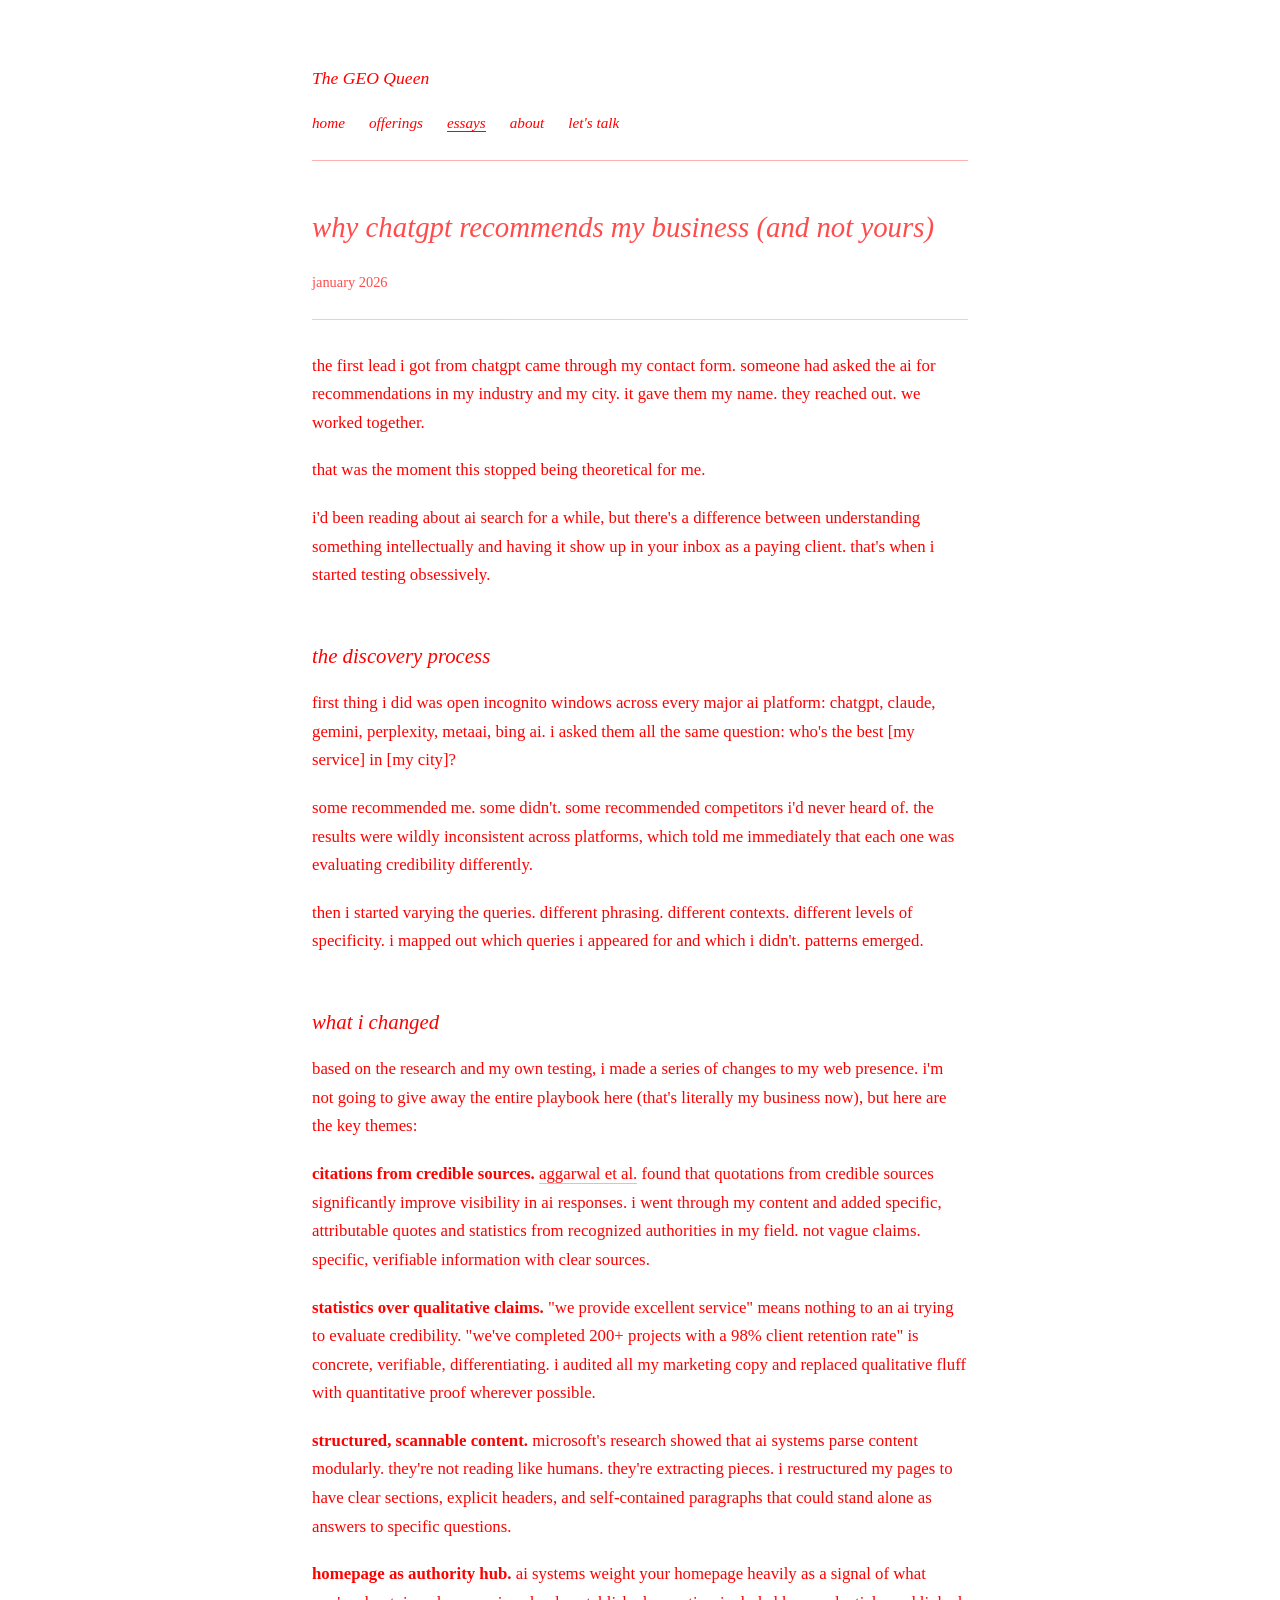
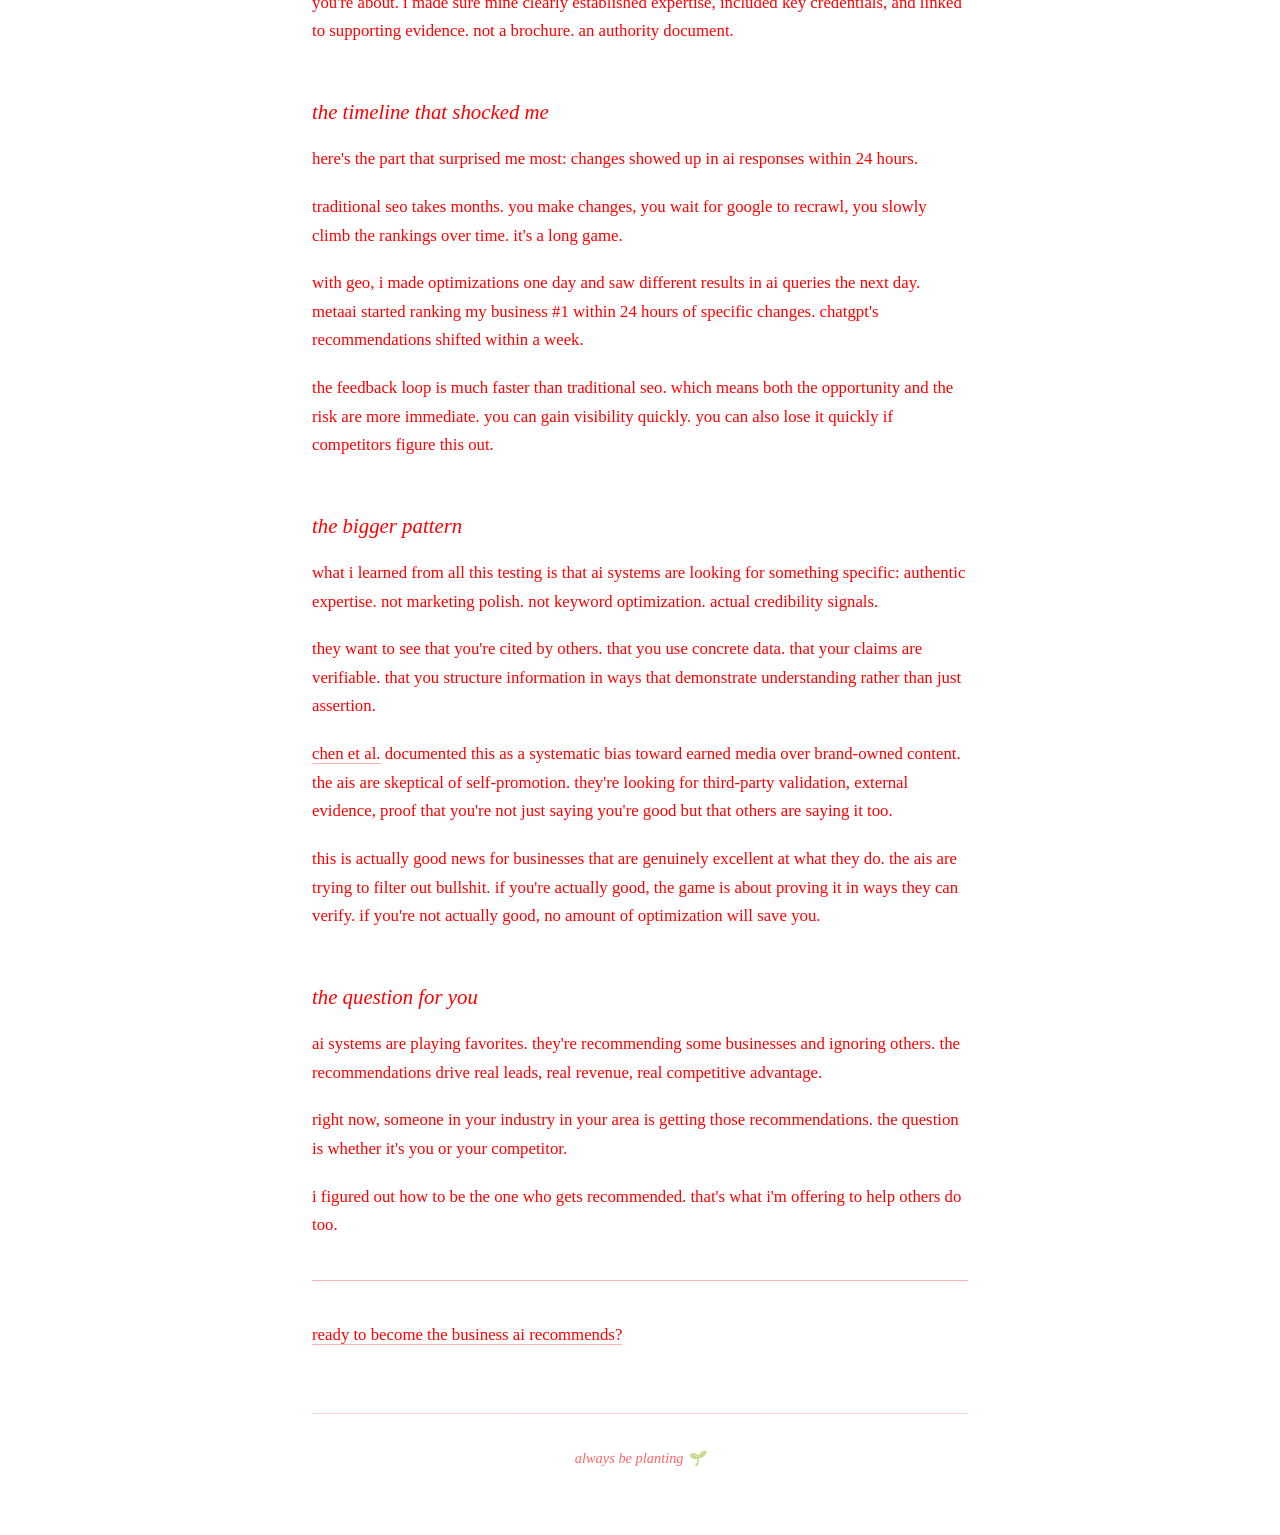
<file: essays/why-chatgpt-recommends-my-business.html>
<!DOCTYPE html>
<html lang="en">
<head>
  <meta charset="UTF-8">
  <meta name="viewport" content="width=device-width, initial-scale=1">
  <title>Why ChatGPT Recommends My Business (And Not Yours) | The GEO Queen</title>
  <meta name="description" content="I got my first lead from ChatGPT through a contact form submission. That was the moment I realized this wasn't hypothetical anymore. Here's what I learned.">

  <meta property="og:title" content="Why ChatGPT Recommends My Business (And Not Yours)">
  <meta property="og:description" content="how i got my business recommended by ai. a case study.">
  <meta property="og:type" content="article">
  <meta property="og:url" content="https://thegeoqueen.com/essays/why-chatgpt-recommends-my-business">

  <script type="application/ld+json">
  {
    "@context": "https://schema.org",
    "@type": "Article",
    "headline": "why chatgpt recommends my business (and not yours)",
    "author": {
      "@type": "Person",
      "name": "Lana"
    },
    "datePublished": "2025-12-09",
    "publisher": {
      "@type": "Organization",
      "name": "The GEO Queen"
    }
  }
  </script>

  <link rel="stylesheet" href="../styles.css">
</head>
<body>
  <div class="container">
    <nav>
      <a href="/" class="site-title">The GEO Queen</a>
      <ul>
        <li><a href="/">home</a></li>
        <li><a href="/offerings.html">offerings</a></li>
        <li><a href="/essays.html" class="active">essays</a></li>
        <li><a href="/about.html">about</a></li>
        <li><a href="/contact.html">let's talk</a></li>
      </ul>
    </nav>

    <article class="essay-content">
      <header class="essay-meta">
        <h1>why chatgpt recommends my business (and not yours)</h1>
        <span>january 2026</span>
      </header>

      <p>the first lead i got from chatgpt came through my contact form. someone had asked the ai for recommendations in my industry and my city. it gave them my name. they reached out. we worked together.</p>

      <p>that was the moment this stopped being theoretical for me.</p>

      <p>i'd been reading about ai search for a while, but there's a difference between understanding something intellectually and having it show up in your inbox as a paying client. that's when i started testing obsessively.</p>

      <h2>the discovery process</h2>

      <p>first thing i did was open incognito windows across every major ai platform: chatgpt, claude, gemini, perplexity, metaai, bing ai. i asked them all the same question: who's the best [my service] in [my city]?</p>

      <p>some recommended me. some didn't. some recommended competitors i'd never heard of. the results were wildly inconsistent across platforms, which told me immediately that each one was evaluating credibility differently.</p>

      <p>then i started varying the queries. different phrasing. different contexts. different levels of specificity. i mapped out which queries i appeared for and which i didn't. patterns emerged.</p>

      <h2>what i changed</h2>

      <p>based on the research and my own testing, i made a series of changes to my web presence. i'm not going to give away the entire playbook here (that's literally my business now), but here are the key themes:</p>

      <p><strong>citations from credible sources.</strong> <a href="https://arxiv.org/abs/2311.09735" target="_blank" rel="noopener">aggarwal et al.</a> found that quotations from credible sources significantly improve visibility in ai responses. i went through my content and added specific, attributable quotes and statistics from recognized authorities in my field. not vague claims. specific, verifiable information with clear sources.</p>

      <p><strong>statistics over qualitative claims.</strong> "we provide excellent service" means nothing to an ai trying to evaluate credibility. "we've completed 200+ projects with a 98% client retention rate" is concrete, verifiable, differentiating. i audited all my marketing copy and replaced qualitative fluff with quantitative proof wherever possible.</p>

      <p><strong>structured, scannable content.</strong> microsoft's research showed that ai systems parse content modularly. they're not reading like humans. they're extracting pieces. i restructured my pages to have clear sections, explicit headers, and self-contained paragraphs that could stand alone as answers to specific questions.</p>

      <p><strong>homepage as authority hub.</strong> ai systems weight your homepage heavily as a signal of what you're about. i made sure mine clearly established expertise, included key credentials, and linked to supporting evidence. not a brochure. an authority document.</p>

      <h2>the timeline that shocked me</h2>

      <p>here's the part that surprised me most: changes showed up in ai responses within 24 hours.</p>

      <p>traditional seo takes months. you make changes, you wait for google to recrawl, you slowly climb the rankings over time. it's a long game.</p>

      <p>with geo, i made optimizations one day and saw different results in ai queries the next day. metaai started ranking my business #1 within 24 hours of specific changes. chatgpt's recommendations shifted within a week.</p>

      <p>the feedback loop is much faster than traditional seo. which means both the opportunity and the risk are more immediate. you can gain visibility quickly. you can also lose it quickly if competitors figure this out.</p>

      <h2>the bigger pattern</h2>

      <p>what i learned from all this testing is that ai systems are looking for something specific: authentic expertise. not marketing polish. not keyword optimization. actual credibility signals.</p>

      <p>they want to see that you're cited by others. that you use concrete data. that your claims are verifiable. that you structure information in ways that demonstrate understanding rather than just assertion.</p>

      <p><a href="https://arxiv.org/abs/2509.08919" target="_blank" rel="noopener">chen et al.</a> documented this as a systematic bias toward earned media over brand-owned content. the ais are skeptical of self-promotion. they're looking for third-party validation, external evidence, proof that you're not just saying you're good but that others are saying it too.</p>

      <p>this is actually good news for businesses that are genuinely excellent at what they do. the ais are trying to filter out bullshit. if you're actually good, the game is about proving it in ways they can verify. if you're not actually good, no amount of optimization will save you.</p>

      <h2>the question for you</h2>

      <p>ai systems are playing favorites. they're recommending some businesses and ignoring others. the recommendations drive real leads, real revenue, real competitive advantage.</p>

      <p>right now, someone in your industry in your area is getting those recommendations. the question is whether it's you or your competitor.</p>

      <p>i figured out how to be the one who gets recommended. that's what i'm offering to help others do too.</p>

      <div class="divider"></div>

      <p><a href="/contact.html">ready to become the business ai recommends?</a></p>
    </article>

    <footer>
      always be planting 🌱
    </footer>
  </div>
</body>
</html>
</file>
<file: styles.css>
/* genaiqueen.com - main styles */

* {
  margin: 0;
  padding: 0;
  box-sizing: border-box;
}

:root {
  --red: #ff0000;
  --red-light: rgba(255, 0, 0, 0.3);
  --red-lighter: rgba(255, 0, 0, 0.1);
  --white: #fff;
  --black: #111;
}

html {
  height: 100%;
  overflow-x: hidden;
}

body {
  min-height: 100%;
  background: var(--white);
  font-family: "Times New Roman", Times, serif;
  color: var(--red);
  overflow-x: hidden;
  overflow-wrap: break-word;
  font-size: 18px;
  line-height: 1.7;
}

.container {
  max-width: 720px;
  width: 100%;
  margin: 0 auto;
  padding: 4rem 2rem;
  min-height: 100vh;
}

/* typography */
h1, h2, h3 {
  font-weight: normal;
  font-style: italic;
}

h1 {
  font-size: 1.8rem;
  margin-bottom: 1.5rem;
  line-height: 1.3;
}

h2 {
  font-size: 1.3rem;
  margin-bottom: 1rem;
  margin-top: 2.5rem;
}

h3 {
  font-size: 1.1rem;
  margin-bottom: 0.75rem;
  margin-top: 2rem;
}

p {
  margin-bottom: 1.2rem;
}

/* links */
a {
  color: var(--red);
  text-decoration: none;
  border-bottom: 1px solid var(--red-light);
  transition: all 0.2s ease;
}

a:hover {
  border-bottom-color: var(--red);
  opacity: 0.8;
}

/* navigation */
nav {
  margin-bottom: 3rem;
  padding-bottom: 1.5rem;
  border-bottom: 1px solid var(--red-light);
}

nav ul {
  list-style: none;
  display: flex;
  flex-wrap: wrap;
  gap: 1.5rem;
  font-style: italic;
  font-size: 0.95rem;
}

nav a {
  border-bottom: none;
}

nav a:hover {
  border-bottom: 1px solid var(--red);
}

nav a.active {
  border-bottom: 1px solid var(--red);
}

.site-title {
  font-size: 1.1rem;
  font-style: italic;
  margin-bottom: 1rem;
  display: block;
  border-bottom: none;
}

.site-title:hover {
  border-bottom: none;
}

/* hero section */
.hero {
  margin-bottom: 3rem;
}

.hero-hook {
  font-size: 1.5rem;
  font-style: italic;
  line-height: 1.4;
  margin-bottom: 1rem;
}

.hero-sub {
  font-size: 1.1rem;
  opacity: 0.85;
  margin-bottom: 2rem;
}

/* buttons */
.btn {
  display: inline-block;
  padding: 0.75rem 1.5rem;
  border: 1px solid var(--red);
  font-family: inherit;
  font-size: 0.95rem;
  font-style: italic;
  color: var(--red);
  background: transparent;
  cursor: pointer;
  transition: all 0.2s ease;
  border-bottom: 1px solid var(--red);
}

.btn:hover {
  background: var(--red);
  color: var(--white);
  opacity: 1;
}

.btn-group {
  display: flex;
  flex-wrap: wrap;
  gap: 1rem;
  margin: 2rem 0;
}

/* dividers */
.divider {
  width: 100%;
  height: 1px;
  background: var(--red-light);
  margin: 2.5rem 0;
}

/* sections */
section {
  margin-bottom: 3rem;
}

.section-header {
  font-style: italic;
  opacity: 0.8;
  margin-bottom: 1.5rem;
}

/* stats / proof */
.stats {
  display: grid;
  grid-template-columns: repeat(auto-fit, minmax(200px, 1fr));
  gap: 1.5rem;
  margin: 2rem 0;
}

.stat {
  padding: 1.5rem;
  border: 1px solid var(--red-light);
}

.stat-number {
  font-size: 1.8rem;
  font-style: italic;
  display: block;
  margin-bottom: 0.5rem;
}

.stat-label {
  font-size: 0.9rem;
  opacity: 0.8;
}

/* offerings / tiers */
.tier {
  border: 1px solid var(--red-light);
  padding: 2rem;
  margin-bottom: 2rem;
}

.tier-header {
  display: flex;
  justify-content: space-between;
  align-items: baseline;
  flex-wrap: wrap;
  gap: 1rem;
  margin-bottom: 1rem;
}

.tier-name {
  font-size: 1.2rem;
  font-style: italic;
}

.tier-price {
  font-size: 1.4rem;
  font-style: italic;
}

.tier-desc {
  margin-bottom: 1.5rem;
}

.tier-details {
  font-size: 0.9rem;
  opacity: 0.85;
}

.tier-details li {
  margin-bottom: 0.5rem;
  list-style: none;
  padding-left: 1.5rem;
  position: relative;
}

.tier-details li:before {
  content: "→";
  position: absolute;
  left: 0;
}

/* essays list */
.essay-list {
  list-style: none;
}

.essay-item {
  padding: 1.5rem 0;
  border-bottom: 1px solid var(--red-light);
}

.essay-item:first-child {
  padding-top: 0;
}

.essay-date {
  font-size: 0.85rem;
  opacity: 0.6;
  display: block;
  margin-bottom: 0.5rem;
}

.essay-title {
  font-size: 1.2rem;
  font-style: italic;
  margin-bottom: 0.5rem;
  display: block;
}

.essay-excerpt {
  font-size: 0.95rem;
  opacity: 0.85;
  margin-bottom: 0.75rem;
}

.read-more {
  font-size: 0.9rem;
  font-style: italic;
}

/* essay content */
.essay-content {
  font-size: 1.05rem;
}

.essay-content h2 {
  margin-top: 3rem;
}

.essay-content blockquote {
  border-left: 2px solid var(--red-light);
  padding-left: 1.5rem;
  margin: 1.5rem 0;
  font-style: italic;
  opacity: 0.9;
}

.essay-content ul, .essay-content ol {
  margin: 1.5rem 0;
  padding-left: 1.5rem;
}

.essay-content li {
  margin-bottom: 0.75rem;
}

.essay-meta {
  font-size: 0.9rem;
  opacity: 0.7;
  margin-bottom: 2rem;
  padding-bottom: 1.5rem;
  border-bottom: 1px solid var(--red-light);
}

/* forms */
.form-group {
  margin-bottom: 1.5rem;
}

label {
  display: block;
  font-style: italic;
  margin-bottom: 0.5rem;
  font-size: 0.95rem;
}

input, textarea, select {
  width: 100%;
  padding: 0.75rem;
  border: 1px solid var(--red-light);
  background: transparent;
  font-family: inherit;
  font-size: 1rem;
  color: var(--red);
  transition: border-color 0.2s ease;
}

input:focus, textarea:focus, select:focus {
  outline: none;
  border-color: var(--red);
}

textarea {
  min-height: 150px;
  resize: vertical;
}

select {
  cursor: pointer;
  appearance: none;
  background-image: url("data:image/svg+xml,%3Csvg xmlns='http://www.w3.org/2000/svg' width='12' height='12' viewBox='0 0 12 12'%3E%3Cpath fill='%23ff0000' d='M6 8L1 3h10z'/%3E%3C/svg%3E");
  background-repeat: no-repeat;
  background-position: right 0.75rem center;
}

.optional {
  opacity: 0.6;
  font-size: 0.85rem;
}

.form-success {
  padding: 1.5rem;
  border: 1px solid var(--red);
  background: var(--red-lighter);
  text-align: center;
  font-style: italic;
  display: none;
}

.form-success.visible {
  display: block;
}

/* fine print */
.fine-print {
  font-size: 0.9rem;
  opacity: 0.75;
  margin-top: 2rem;
  padding-top: 1.5rem;
  border-top: 1px solid var(--red-light);
}

.fine-print li {
  margin-bottom: 0.5rem;
  list-style: none;
  padding-left: 1.2rem;
  position: relative;
}

.fine-print li:before {
  content: "·";
  position: absolute;
  left: 0;
}

/* footer */
footer {
  margin-top: 4rem;
  padding-top: 2rem;
  border-top: 1px solid var(--red-light);
  text-align: center;
  font-style: italic;
  font-size: 0.9rem;
  opacity: 0.6;
}

/* about photo */
.about-photo {
  max-width: 200px;
  border: 1px solid var(--red-light);
  margin: 2rem 0;
}

/* marquee (from original) */
.marquee-container {
  position: relative;
  width: 100%;
  overflow: hidden;
  margin: 2rem 0;
  border-top: 1px solid var(--red-light);
  border-bottom: 1px solid var(--red-light);
  padding: 1.5rem 0;
}

.marquee-content {
  display: inline-block;
  white-space: nowrap;
  animation: marquee 45s linear infinite;
  font-style: italic;
  font-size: 0.95rem;
}

@keyframes marquee {
  0% { transform: translateX(0%); }
  100% { transform: translateX(-50%); }
}

/* utilities */
.italic { font-style: italic; }
.small { font-size: 0.9rem; }
.muted { opacity: 0.7; }
.mt-2 { margin-top: 2rem; }
.mb-2 { margin-bottom: 2rem; }

/* responsive */
@media (max-width: 600px) {
  body {
    font-size: 16px;
  }

  .container {
    padding: 2rem 1.25rem;
  }

  h1 {
    font-size: 1.5rem;
  }

  h2 {
    font-size: 1.2rem;
  }

  nav ul {
    gap: 1rem;
    font-size: 0.9rem;
  }

  .hero-hook {
    font-size: 1.3rem;
  }

  .btn-group {
    flex-direction: column;
  }

  .btn {
    text-align: center;
  }

  .stats {
    grid-template-columns: 1fr;
  }

  .tier {
    padding: 1.5rem;
  }

  .tier-header {
    flex-direction: column;
    gap: 0.5rem;
  }

  footer {
    margin-top: 3rem;
  }
}
</file>
